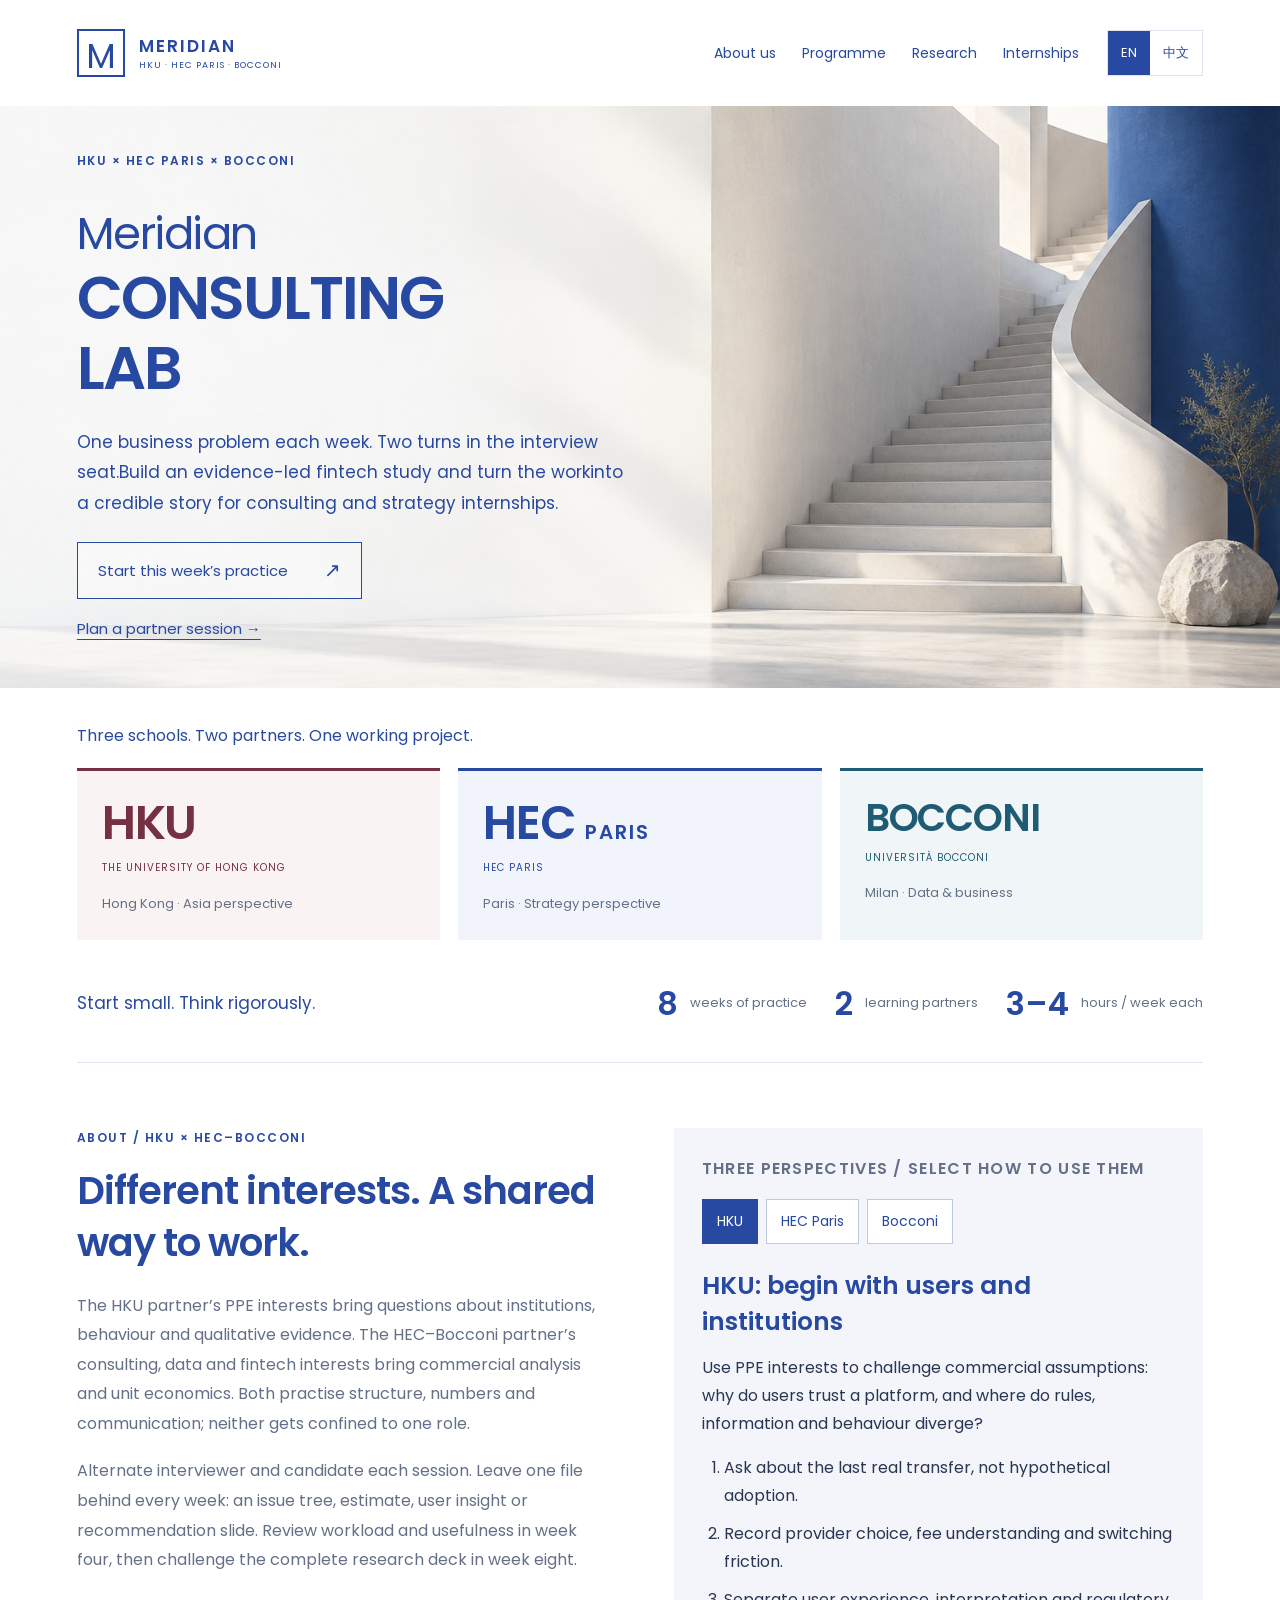
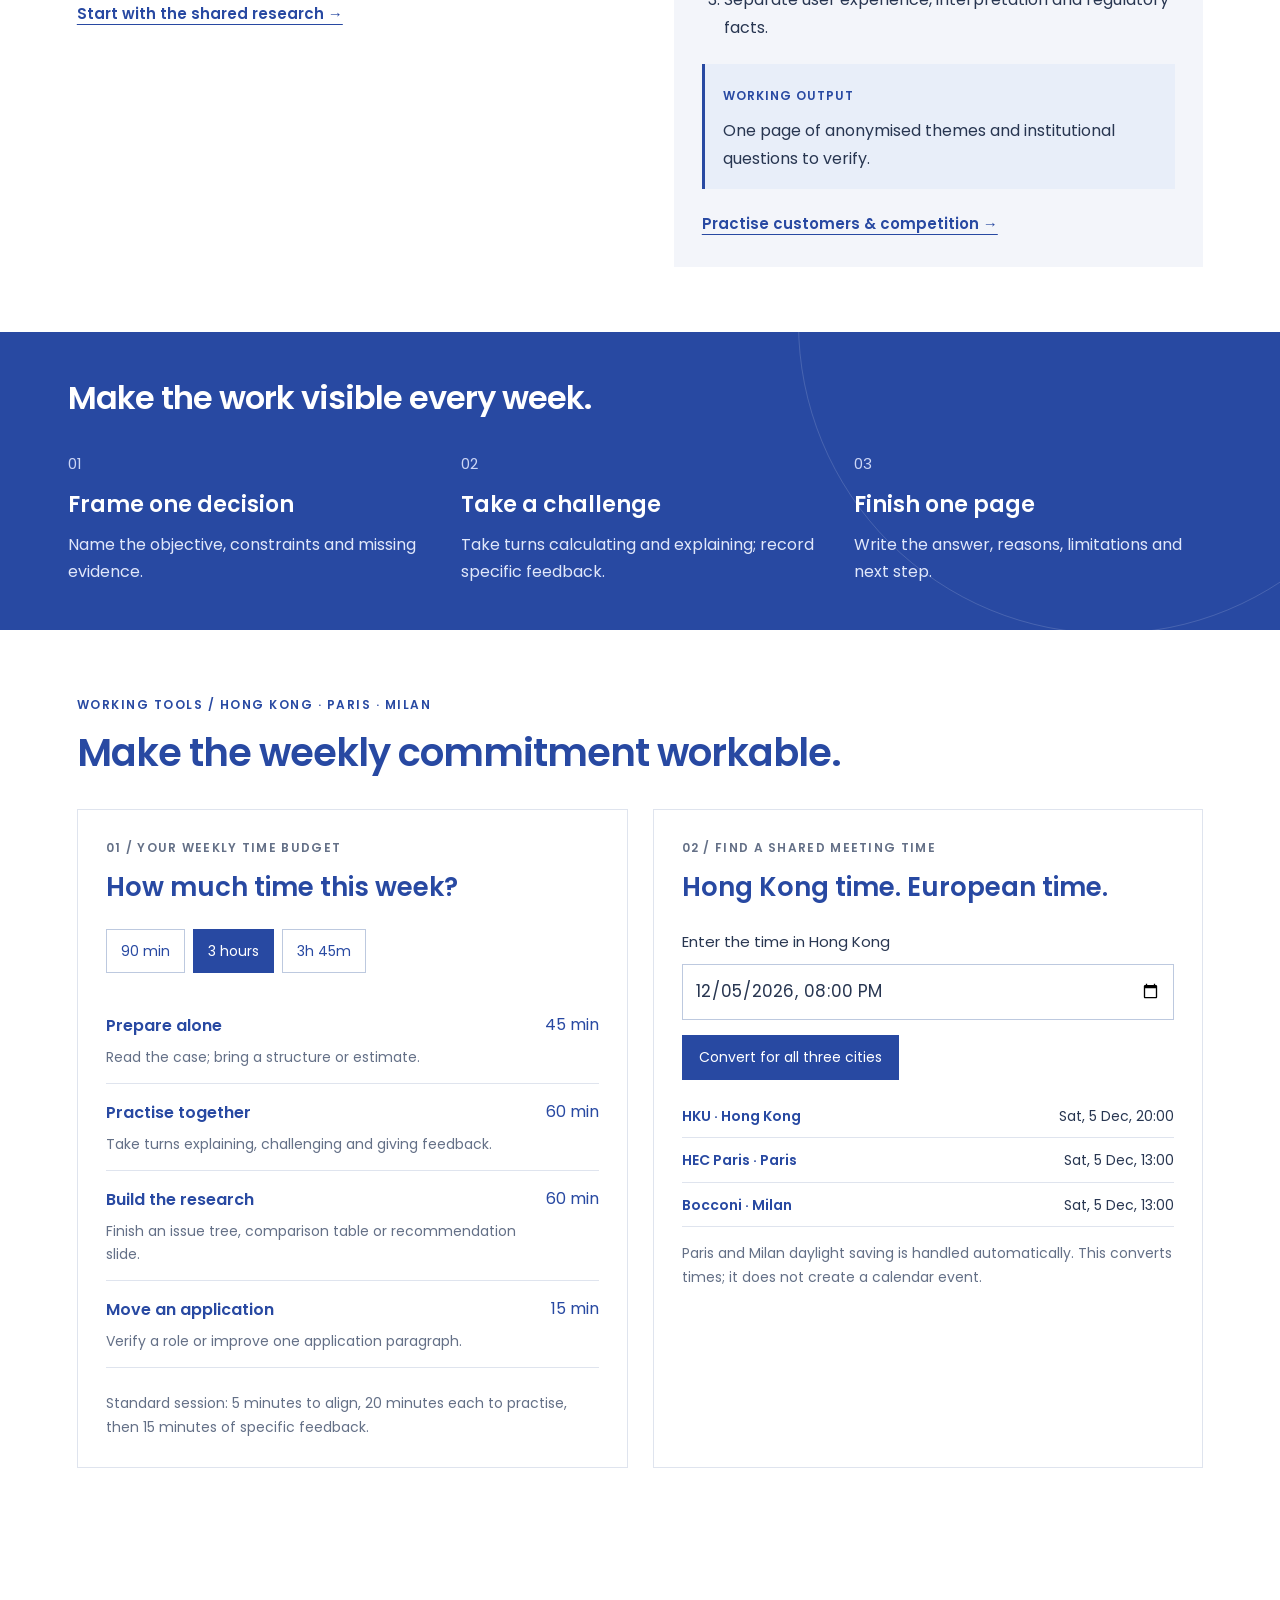
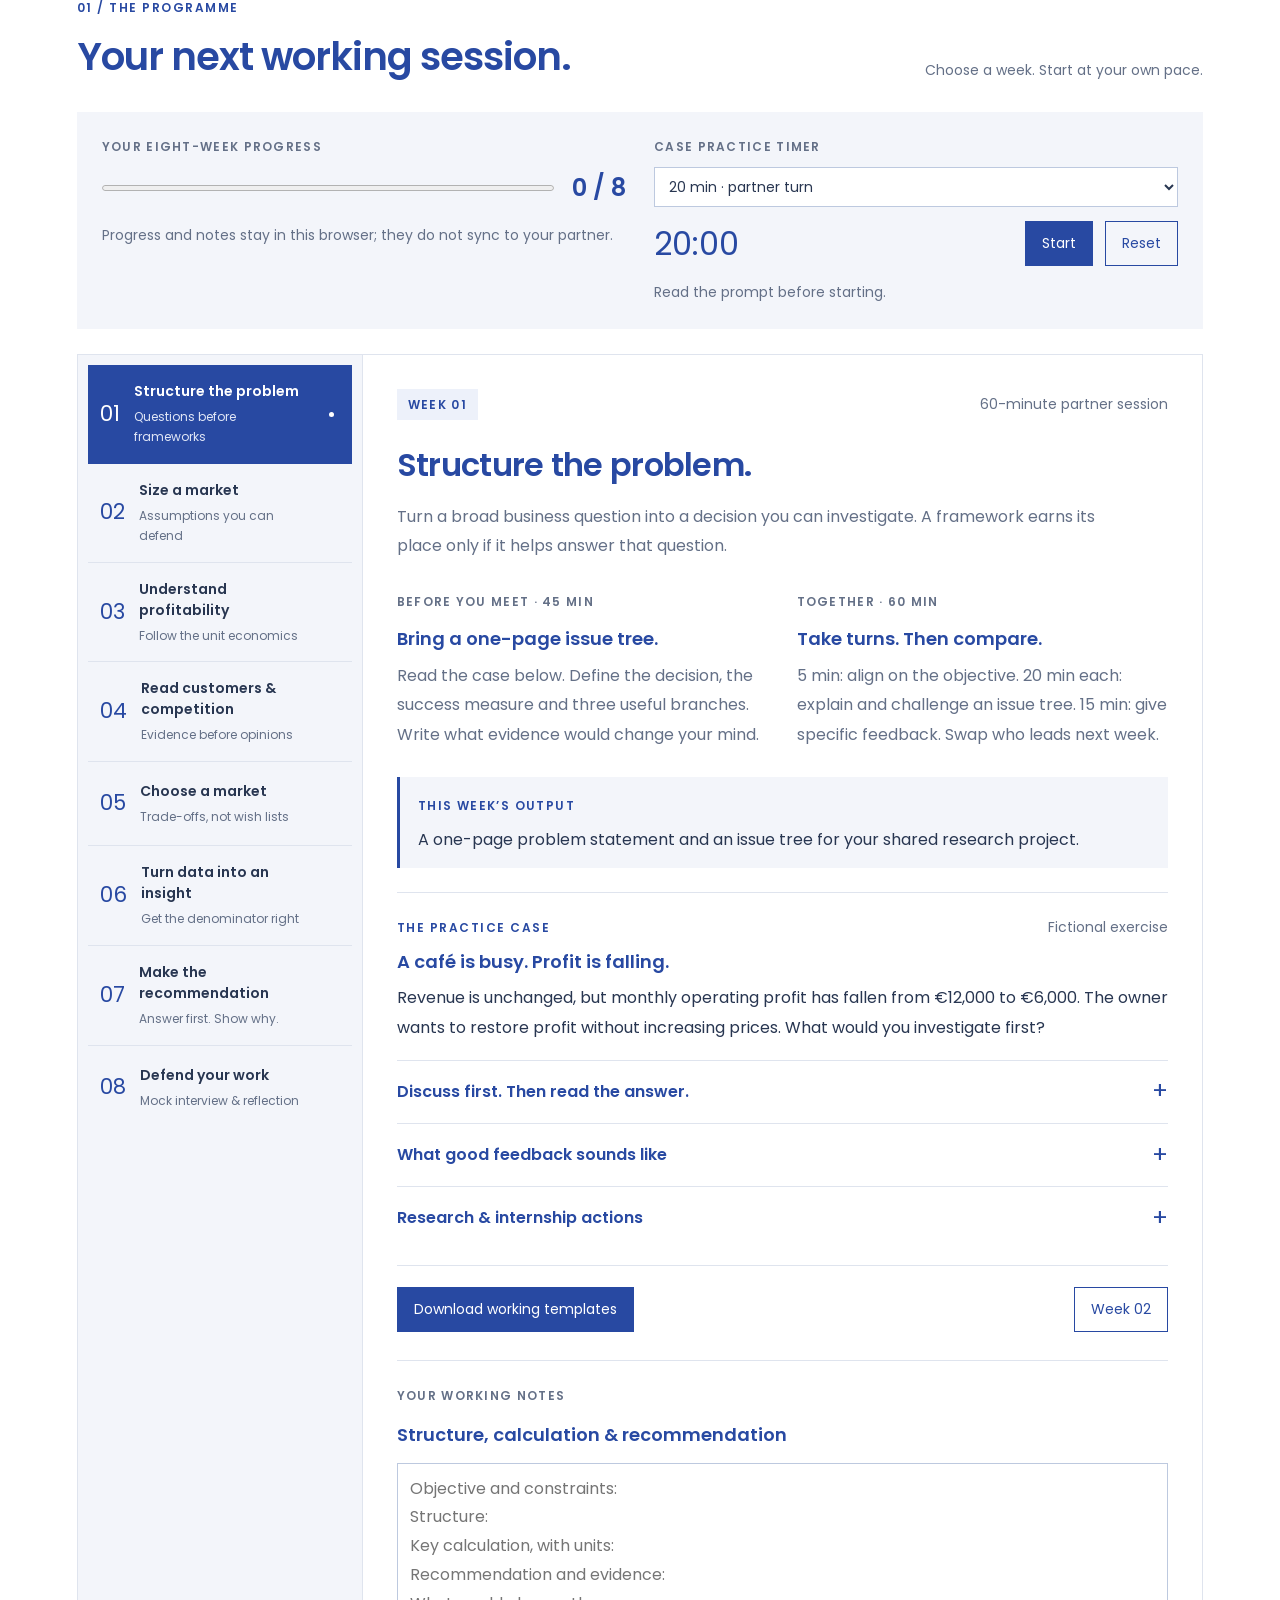
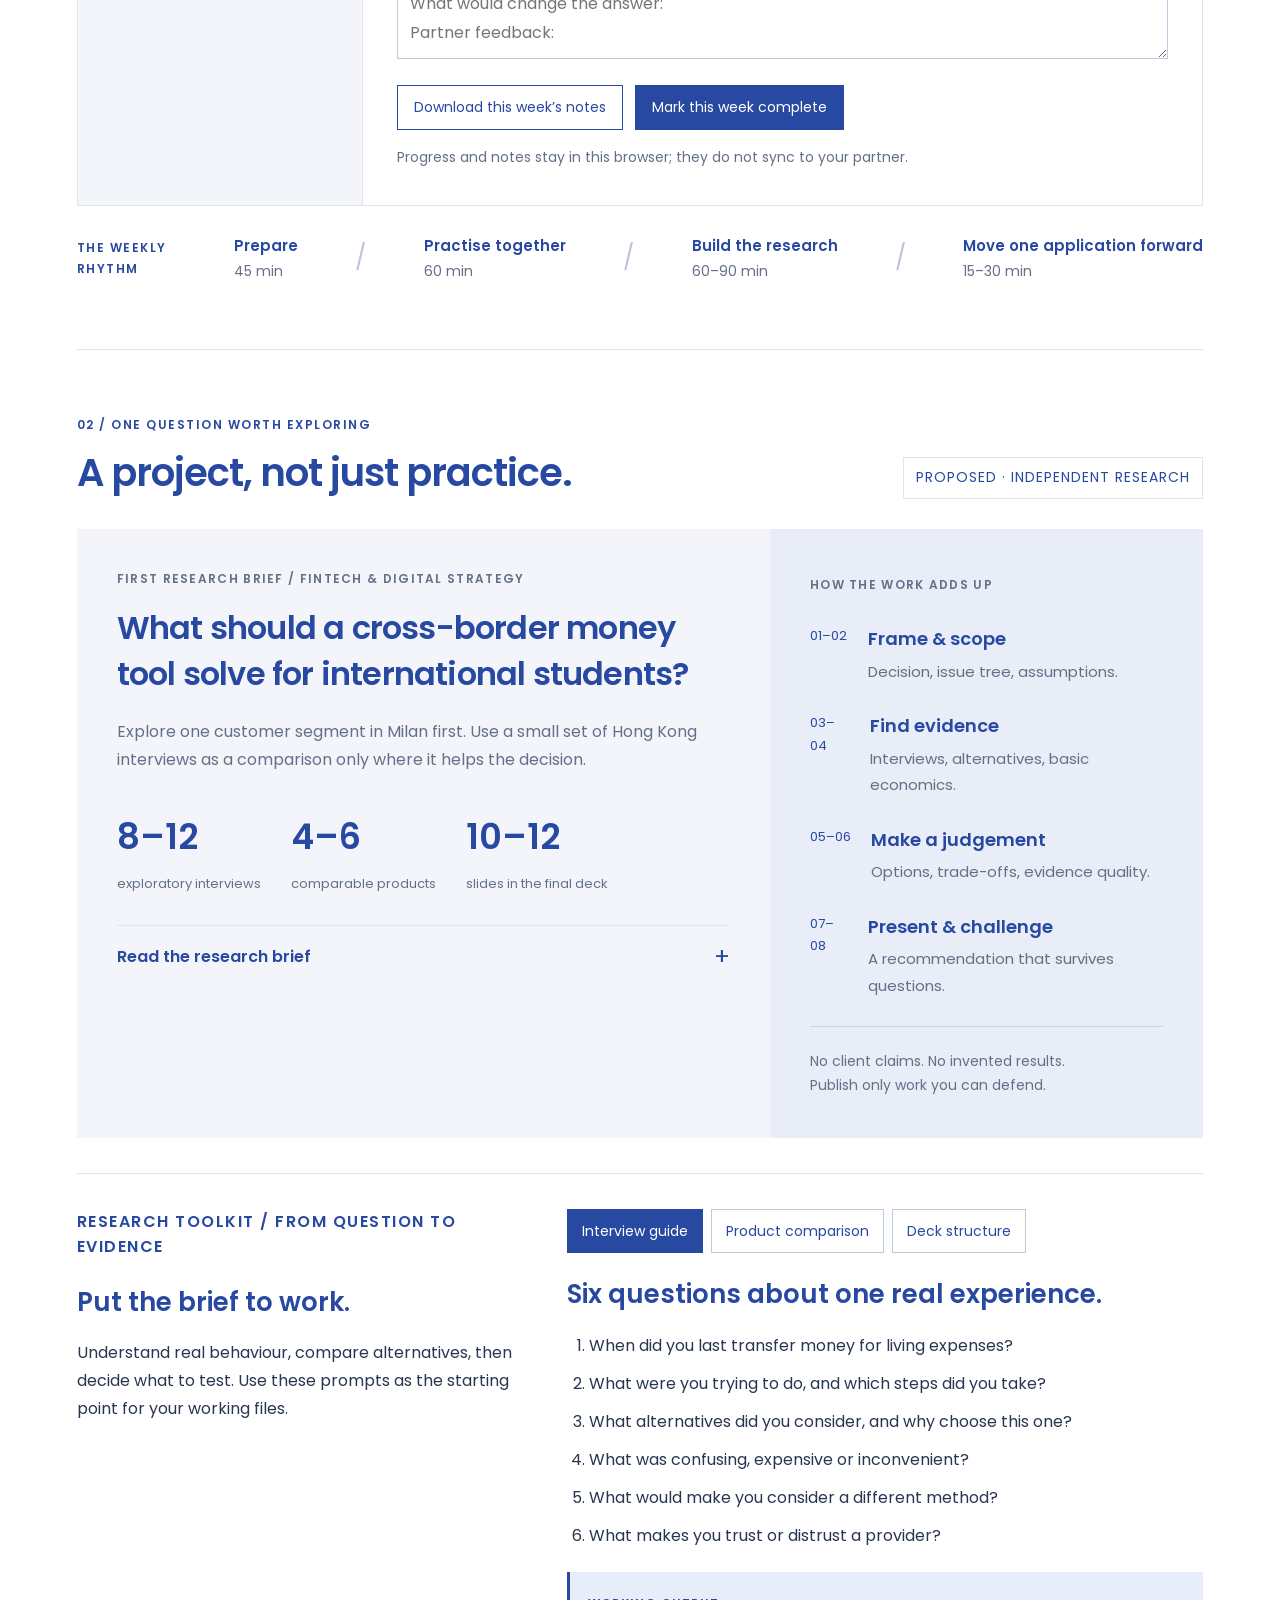
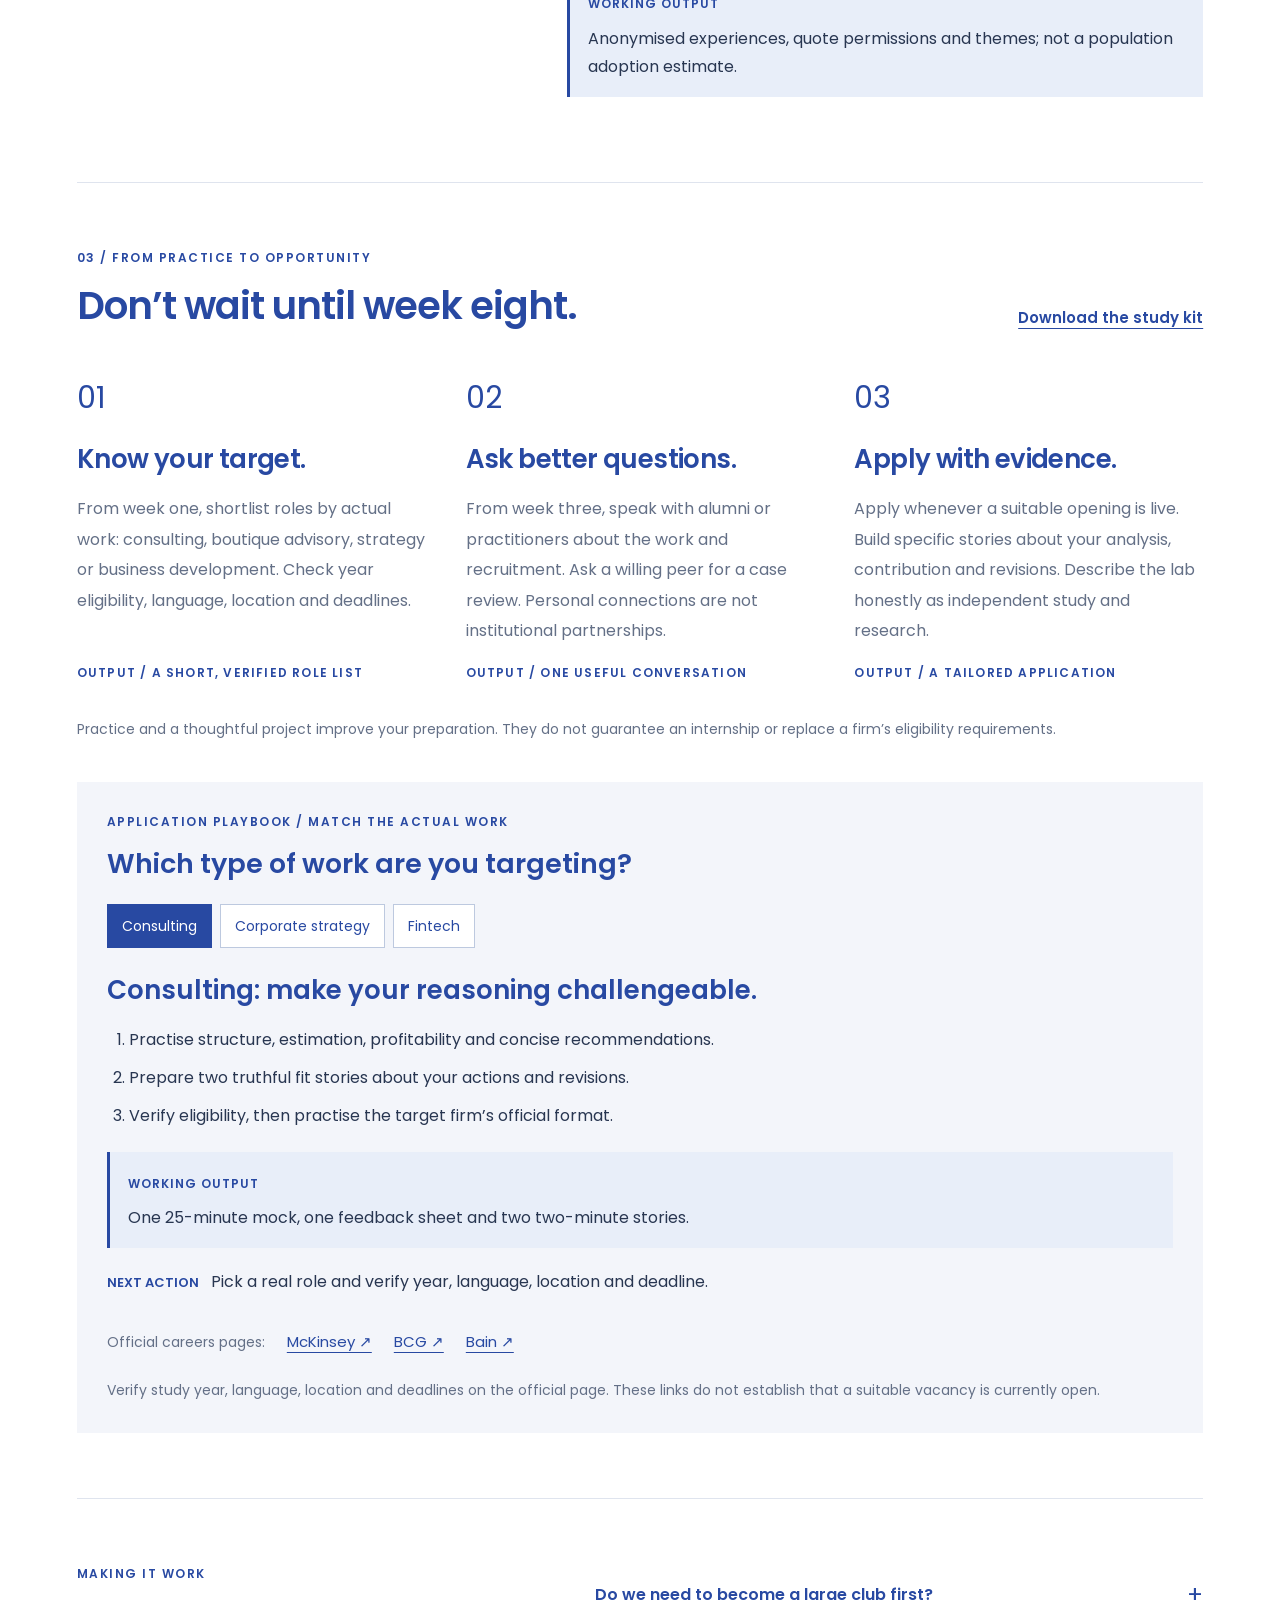
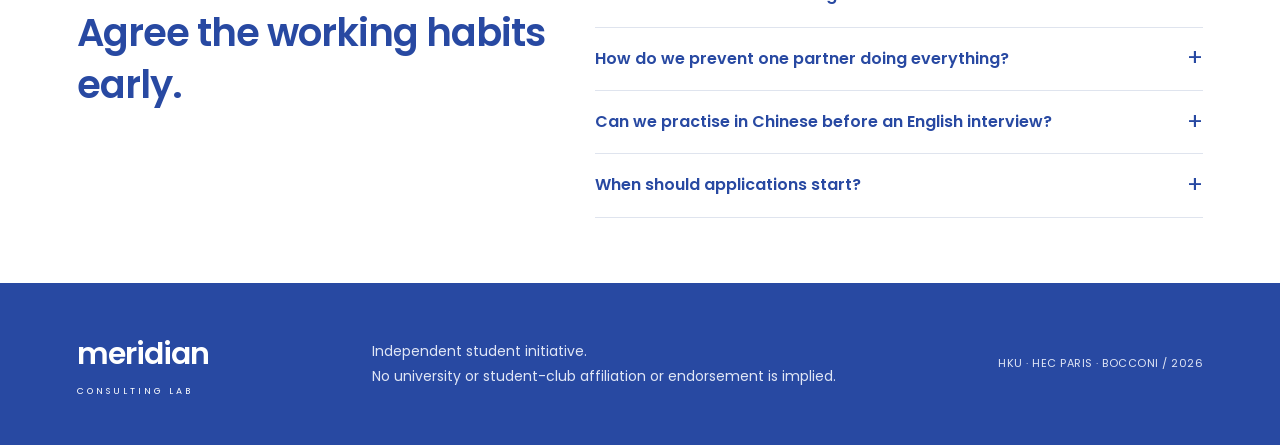
<file: index.html>
<!doctype html>
<html lang="en">
<head>
  <meta charset="utf-8"><meta name="viewport" content="width=device-width,initial-scale=1">
  <title>Meridian Consulting Lab — Practice with purpose</title>
  <meta name="description" content="A two-person consulting lab connecting HKU and the HEC–Bocconi programme. Eight weeks of structured practice, independent research and internship preparation.">
  <link rel="icon" type="image/svg+xml" href="data:image/svg+xml,%3Csvg xmlns='http://www.w3.org/2000/svg' viewBox='0 0 40 40'%3E%3Crect width='40' height='40' fill='%232849a2'/%3E%3Cpath d='M9 29V11l11 12 11-12v18' fill='none' stroke='white' stroke-width='3'/%3E%3C/svg%3E">
  <link rel="stylesheet" href="styles.css"><script src="app.js" defer></script><script src="lab.js" defer></script>
</head>
<body>
<a class="skip" href="#programme">Skip to the programme</a>
<header class="site-header">
  <a class="brand" href="#top" aria-label="Meridian Consulting Lab home"><span class="brand-mark" aria-hidden="true">M</span><span>MERIDIAN<span class="brand-sub">HKU · HEC PARIS · BOCCONI</span></span></a>
  <nav aria-label="Main navigation"><a href="#about">About us</a><a href="#programme">Programme</a><a href="#research">Research</a><a href="#internships">Internships</a></nav>
  <nav class="language-switch" aria-label="Switch language"><a href="index.html" lang="en" aria-current="page">EN</a><a href="zh.html" lang="zh-CN" data-language-link>中文</a></nav>
</header>
<main id="top">
  <section class="intro" aria-labelledby="intro-title">
    <img class="hero-image" src="assets/meridian-hero.png" alt="" fetchpriority="high">
    <div class="hero-copy"><p class="eyebrow">HKU × HEC PARIS × BOCCONI</p><h1 id="intro-title"><span>Meridian</span><br>CONSULTING<br>LAB</h1><p class="intro-copy">One business problem each week. Two turns in the interview seat.<br>Build an evidence-led fintech study and turn the work<br>into a credible story for consulting and strategy internships.</p><a class="hero-cta" href="#programme">Start this week’s practice <span aria-hidden="true">↗</span></a><a class="hero-secondary" href="#lab-tools">Plan a partner session →</a></div>
  </section>
<section class="school-band" aria-label="HKU, HEC Paris, Bocconi"><p>Three schools. Two partners. One working project.</p><div class="school-wordmarks"><div class="school hku"><strong>HKU</strong><span>THE UNIVERSITY OF HONG KONG</span><small>Hong Kong · Asia perspective</small></div><div class="school hec"><strong>HEC <i>PARIS</i></strong><span>HEC PARIS</span><small>Paris · Strategy perspective</small></div><div class="school bocconi"><strong>BOCCONI</strong><span>UNIVERSITÀ BOCCONI</span><small>Milan · Data & business</small></div></div></section>
  <div class="programme-note"><p>Start small. Think rigorously.</p><div class="note-meta"><span><strong>8</strong> weeks of practice</span><span><strong>2</strong> learning partners</span><span><strong>3–4</strong> hours / week each</span></div></div>
  <section class="section about" id="about" aria-labelledby="about-heading"><div class="about-copy"><p class="eyebrow">ABOUT / HKU × HEC–BOCCONI</p><h2 id="about-heading">Different interests. A shared way to work.</h2><p>The HKU partner’s PPE interests bring questions about institutions, behaviour and qualitative evidence. The HEC–Bocconi partner’s consulting, data and fintech interests bring commercial analysis and unit economics. Both practise structure, numbers and communication; neither gets confined to one role.</p><p>Alternate interviewer and candidate each session. Leave one file behind every week: an issue tree, estimate, user insight or recommendation slide. Review workload and usefulness in week four, then challenge the complete research deck in week eight.</p><a class="text-link" href="#research">Start with the shared research →</a></div><div class="campus-panel"><p class="tiny-label">THREE PERSPECTIVES / SELECT HOW TO USE THEM</p><div class="choice-row" id="campus-choices" role="group" aria-label="Choose a research perspective"><button type="button" data-choice="hku" aria-pressed="true">HKU</button><button type="button" data-choice="hec" aria-pressed="false">HEC Paris</button><button type="button" data-choice="bocconi" aria-pressed="false">Bocconi</button></div><article id="campus-output" aria-live="polite"><h3>HKU: begin with users and institutions</h3><p>Ask how a user chose their last cross-border transfer. Separate intentions from behaviour, then examine trust and rules that shape the choice.</p></article></div></section>
  <section class="statement method" aria-label="Weekly working method"><h2>Make the work visible every week.</h2><div class="method-grid"><div><span>01</span><h3>Frame one decision</h3><p>Name the objective, constraints and missing evidence.</p></div><div><span>02</span><h3>Take a challenge</h3><p>Take turns calculating and explaining; record specific feedback.</p></div><div><span>03</span><h3>Finish one page</h3><p>Write the answer, reasons, limitations and next step.</p></div></div></section>
<section class="section lab-tools" id="lab-tools" aria-labelledby="tools-heading"><div class="section-heading"><div><p class="eyebrow">WORKING TOOLS / HONG KONG · PARIS · MILAN</p><h2 id="tools-heading">Make the weekly commitment workable.</h2></div></div><div class="tools-grid"><article class="tool-card"><p class="tiny-label">01 / YOUR WEEKLY TIME BUDGET</p><h3>How much time this week?</h3><div class="choice-row" id="plan-choices" role="group" aria-label="Choose a weekly study budget"><button type="button" data-choice="90" aria-pressed="false">90 min</button><button type="button" data-choice="180" aria-pressed="true">3 hours</button><button type="button" data-choice="225" aria-pressed="false">3h 45m</button></div><div id="plan-output" aria-live="polite"></div></article><article class="tool-card meeting-card"><p class="tiny-label">02 / FIND A SHARED MEETING TIME</p><h3>Hong Kong time. European time.</h3><label for="meeting-time">Enter the time in Hong Kong</label><input type="datetime-local" id="meeting-time"><button class="button" type="button" id="convert-meeting">Convert for all three cities</button><div id="meeting-output" aria-live="polite"></div><p class="tool-note">Paris and Milan daylight saving is handled automatically. This converts times; it does not create a calendar event.</p></article></div></section>
  <section class="programme section" id="programme" aria-labelledby="programme-heading">
    <div class="section-heading"><div><p class="eyebrow">01 / THE PROGRAMME</p><h2 id="programme-heading">Your next working session.</h2></div><span class="quiet">Choose a week. Start at your own pace.</span></div>
<div class="workspace-bar"><div class="progress-panel"><p class="tiny-label">YOUR EIGHT-WEEK PROGRESS</p><div class="progress-line"><progress id="lab-progress" value="0" max="8" aria-label="Completed weeks"></progress><span id="progress-count" aria-live="polite">0 / 8</span></div><p id="storage-note" class="tool-note">Progress and notes stay in this browser; they do not sync to your partner.</p></div><div class="timer-panel"><label class="tiny-label" for="timer-duration">CASE PRACTICE TIMER</label><select id="timer-duration"><option value="5">5 min · quick drill</option><option value="20" selected>20 min · partner turn</option><option value="25">25 min · mock interview</option></select><div class="timer-controls"><output id="timer-clock" role="timer" aria-live="off">20:00</output><button type="button" class="button" id="timer-toggle">Start</button><button type="button" class="button secondary" id="timer-reset">Reset</button></div><p id="timer-status" class="tool-note" aria-live="polite">Read the prompt before starting.</p></div></div>
    <div class="workbench">
      <nav class="week-list" aria-label="Programme weeks" id="week-list">
        <a class="week-link active" href="#week-1" aria-current="step"><span class="week-number">01</span><span>Structure the problem<small>Questions before frameworks</small></span><span class="week-dot" aria-hidden="true"></span></a>
      </nav>
      <article class="session" id="session" aria-labelledby="session-title">
        <div class="session-top"><span class="pill">WEEK 01</span><span class="quiet">60-minute partner session</span></div>
        <h3 id="session-title">Structure the problem.</h3><p class="session-description">Turn a broad business question into a decision you can investigate. A framework earns its place only if it helps answer that question.</p>
        <div class="session-blocks"><div><span class="tiny-label">BEFORE YOU MEET · 45 MIN</span><h4>Bring a one-page issue tree.</h4><p>Define the decision, the success measure and three useful branches. Write what evidence would change your mind.</p></div><div><span class="tiny-label">TOGETHER · 60 MIN</span><h4>Take turns. Then compare.</h4><p>Spend 5 minutes setting the objective, 20 minutes per person practising, then 15 minutes giving evidence-based feedback.</p></div></div>
        <div class="deliverable"><span class="deliverable-label">THIS WEEK’S OUTPUT</span><p>A one-page problem statement and an issue tree for your shared research project.</p></div>
      </article>
    </div>
    <div class="rhythm"><span class="rhythm-label">THE WEEKLY RHYTHM</span><p><strong>Prepare</strong><span>45 min</span></p><span class="rhythm-divider">/</span><p><strong>Practise together</strong><span>60 min</span></p><span class="rhythm-divider">/</span><p><strong>Build the research</strong><span>60–90 min</span></p><span class="rhythm-divider">/</span><p><strong>Move one application forward</strong><span>15–30 min</span></p></div>
  </section>
  <section class="section research" id="research" aria-labelledby="research-heading">
    <div class="section-heading"><div><p class="eyebrow">02 / ONE QUESTION WORTH EXPLORING</p><h2 id="research-heading">A project, not just practice.</h2></div><span class="status">PROPOSED · INDEPENDENT RESEARCH</span></div>
    <div class="research-grid"><div class="research-main"><p class="tiny-label">FIRST RESEARCH BRIEF / FINTECH & DIGITAL STRATEGY</p><h3>What should a cross-border money tool solve for international students?</h3><p>Explore one customer segment in Milan first. Use a small set of Hong Kong interviews as a comparison only where it helps the decision.</p><div class="project-facts"><div><strong>8–12</strong><span>exploratory interviews</span></div><div><strong>4–6</strong><span>comparable products</span></div><div><strong>10–12</strong><span>slides in the final deck</span></div></div><details><summary>Read the research brief</summary><div class="detail-body"><p><strong>The decision:</strong> which user problem deserves a small product experiment? Compare transfer cost, clarity, convenience and trust without assuming the answer.</p><p><strong>Scope:</strong> aim for 6–8 adult student interviews in Milan and 2–4 in Hong Kong. This is an exploratory convenience sample, not a representative survey. If access is limited, narrow to one city.</p><p><strong>Method:</strong> ask about a recent real experience, compare public product information under the same transaction scenario, and separate observations from interpretations.</p><p><strong>Output:</strong> an evidence table, anonymised themes, a concise deck, an alternative recommendation and a low-cost next experiment. Make every important number traceable.</p><p><strong>Boundary:</strong> no bank credentials or account statements. Ask permission to take notes, minimise personal data and agree how long to keep them. This is student research, not financial advice or a client engagement.</p></div></details></div><aside class="project-aside"><span class="tiny-label">HOW THE WORK ADDS UP</span><ol class="project-steps"><li><span>01–02</span><div><strong>Frame & scope</strong><p>Decision, issue tree, assumptions.</p></div></li><li><span>03–04</span><div><strong>Find evidence</strong><p>Interviews, alternatives, basic economics.</p></div></li><li><span>05–06</span><div><strong>Make a judgement</strong><p>Options, trade-offs, evidence quality.</p></div></li><li><span>07–08</span><div><strong>Present & challenge</strong><p>A recommendation that survives questions.</p></div></li></ol><p class="aside-note">No client claims. No invented results.<br>Publish only work you can defend.</p></aside></div>
  <div class="research-toolkit"><div><p class="eyebrow">RESEARCH TOOLKIT / FROM QUESTION TO EVIDENCE</p><h3>Put the brief to work.</h3><p>Understand real behaviour, compare alternatives, then decide what to test. Use these prompts as the starting point for your working files.</p></div><div><div class="choice-row" id="research-choices" role="group" aria-label="Choose a research tool"><button type="button" data-choice="interview" aria-pressed="true">Interview guide</button><button type="button" data-choice="compare" aria-pressed="false">Product comparison</button><button type="button" data-choice="deck" aria-pressed="false">Deck structure</button></div><article id="research-output" aria-live="polite"></article></div></div></section>
  <section class="section internships" id="internships" aria-labelledby="internships-heading"><div class="section-heading"><div><p class="eyebrow">03 / FROM PRACTICE TO OPPORTUNITY</p><h2 id="internships-heading">Don’t wait until week eight.</h2></div><a class="text-link" href="study-kit.md" download>Download the study kit</a></div><div class="career-grid"><article><span class="career-num">01</span><h3>Know your target.</h3><p>From week one, shortlist roles by actual work: consulting, boutique advisory, strategy or business development. Check year eligibility, language, location and deadlines.</p><span class="career-output">OUTPUT / A SHORT, VERIFIED ROLE LIST</span></article><article><span class="career-num">02</span><h3>Ask better questions.</h3><p>From week three, speak with alumni or practitioners about the work and recruitment. Ask a willing peer for a case review. Personal connections are not institutional partnerships.</p><span class="career-output">OUTPUT / ONE USEFUL CONVERSATION</span></article><article><span class="career-num">03</span><h3>Apply with evidence.</h3><p>Apply whenever a suitable opening is live. Build specific stories about your analysis, contribution and revisions. Describe the lab honestly as independent study and research.</p><span class="career-output">OUTPUT / A TAILORED APPLICATION</span></article></div><p class="career-footnote">Practice and a thoughtful project improve your preparation. They do not guarantee an internship or replace a firm’s eligibility requirements.</p><div class="career-playbook"><div class="section-heading"><div><p class="eyebrow">APPLICATION PLAYBOOK / MATCH THE ACTUAL WORK</p><h3>Which type of work are you targeting?</h3></div></div><div class="choice-row" id="career-choices" role="group" aria-label="Choose a career direction"><button type="button" data-choice="consulting" aria-pressed="true">Consulting</button><button type="button" data-choice="strategy" aria-pressed="false">Corporate strategy</button><button type="button" data-choice="fintech" aria-pressed="false">Fintech</button></div><article id="career-output" aria-live="polite"></article><div class="official-links"><span>Official careers pages:</span><a href="https://www.mckinsey.com/careers">McKinsey ↗</a><a href="https://careers.bcg.com/">BCG ↗</a><a href="https://www.bain.com/careers/">Bain ↗</a></div><p class="tool-note">Verify study year, language, location and deadlines on the official page. These links do not establish that a suitable vacancy is currently open.</p></div></section>
<section class="section faq" aria-labelledby="faq-heading"><div><p class="eyebrow">MAKING IT WORK</p><h2 id="faq-heading">Agree the working habits early.</h2></div><div><details><summary>Do we need to become a large club first?</summary><div class="detail-body"><p>Finish four consistent weeks and save the outputs before deciding to recruit. For internship applications, explaining your analysis and revisions is more useful than an empty title.</p></div></details><details><summary>How do we prevent one partner doing everything?</summary><div class="detail-body"><p>Rotate interviewer, candidate and lead-writer roles each week. One partner starts the analysis; the other checks key calculations and sources. Credit actual contributions in the final deck.</p></div></details><details><summary>Can we practise in Chinese before an English interview?</summary><div class="detail-body"><p>Use the familiar language to get the logic right, then present a two-minute conclusion in English. In the second half of the programme, run mocks in the language required by the role; practise reasoning, not only translation.</p></div></details><details><summary>When should applications start?</summary><div class="detail-body"><p>As soon as a suitable role opens. Verify eligibility and deadlines in week one, then add verified project outcomes when they exist. There is no reason to wait for week eight.</p></div></details></div></section>
</main>
<footer><a class="footer-brand" href="#top">meridian<span>consulting lab</span></a><p>Independent student initiative.<br>No university or student-club affiliation or endorsement is implied.</p><span>HKU · HEC PARIS · BOCCONI / 2026</span></footer>
<noscript><div class="noscript">Week one is shown above. Enable JavaScript to browse all eight weeks, or <a href="study-kit.md">read the complete study kit</a>.</div></noscript>
</body></html>
</file>
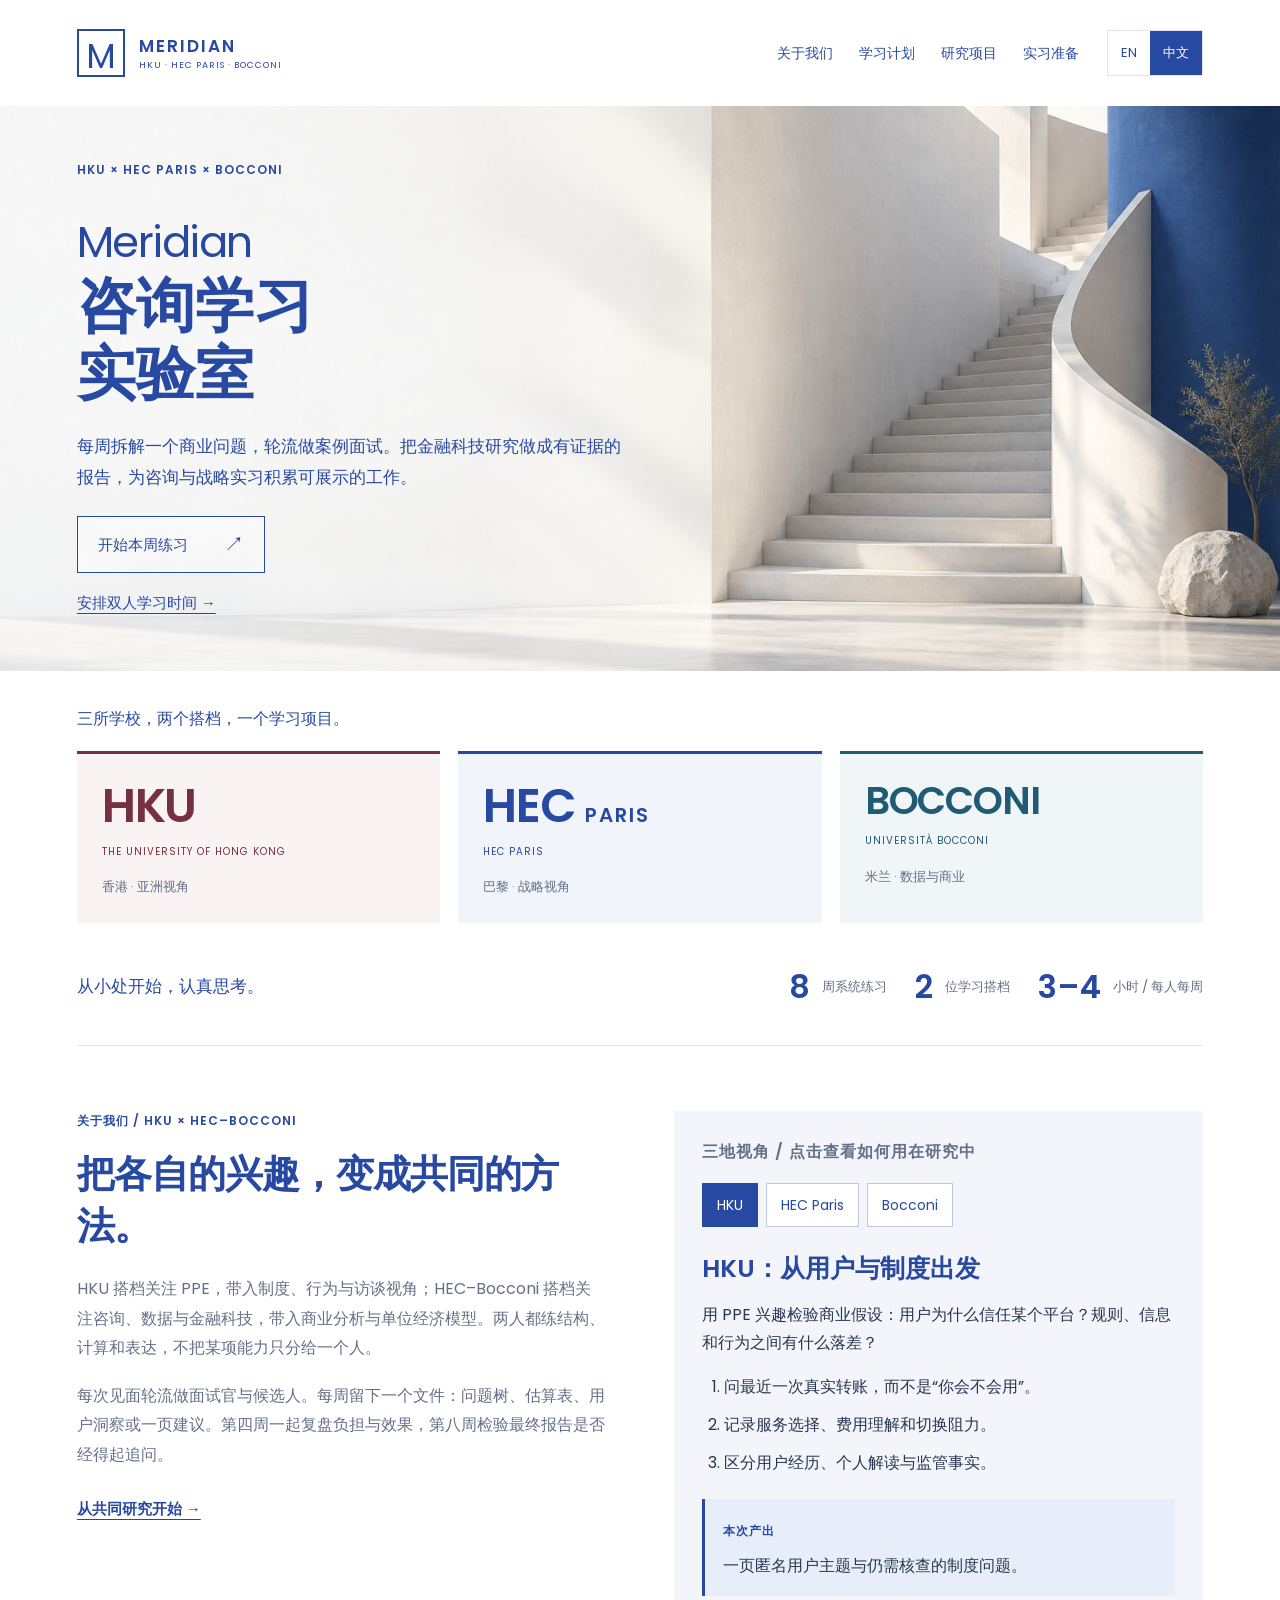
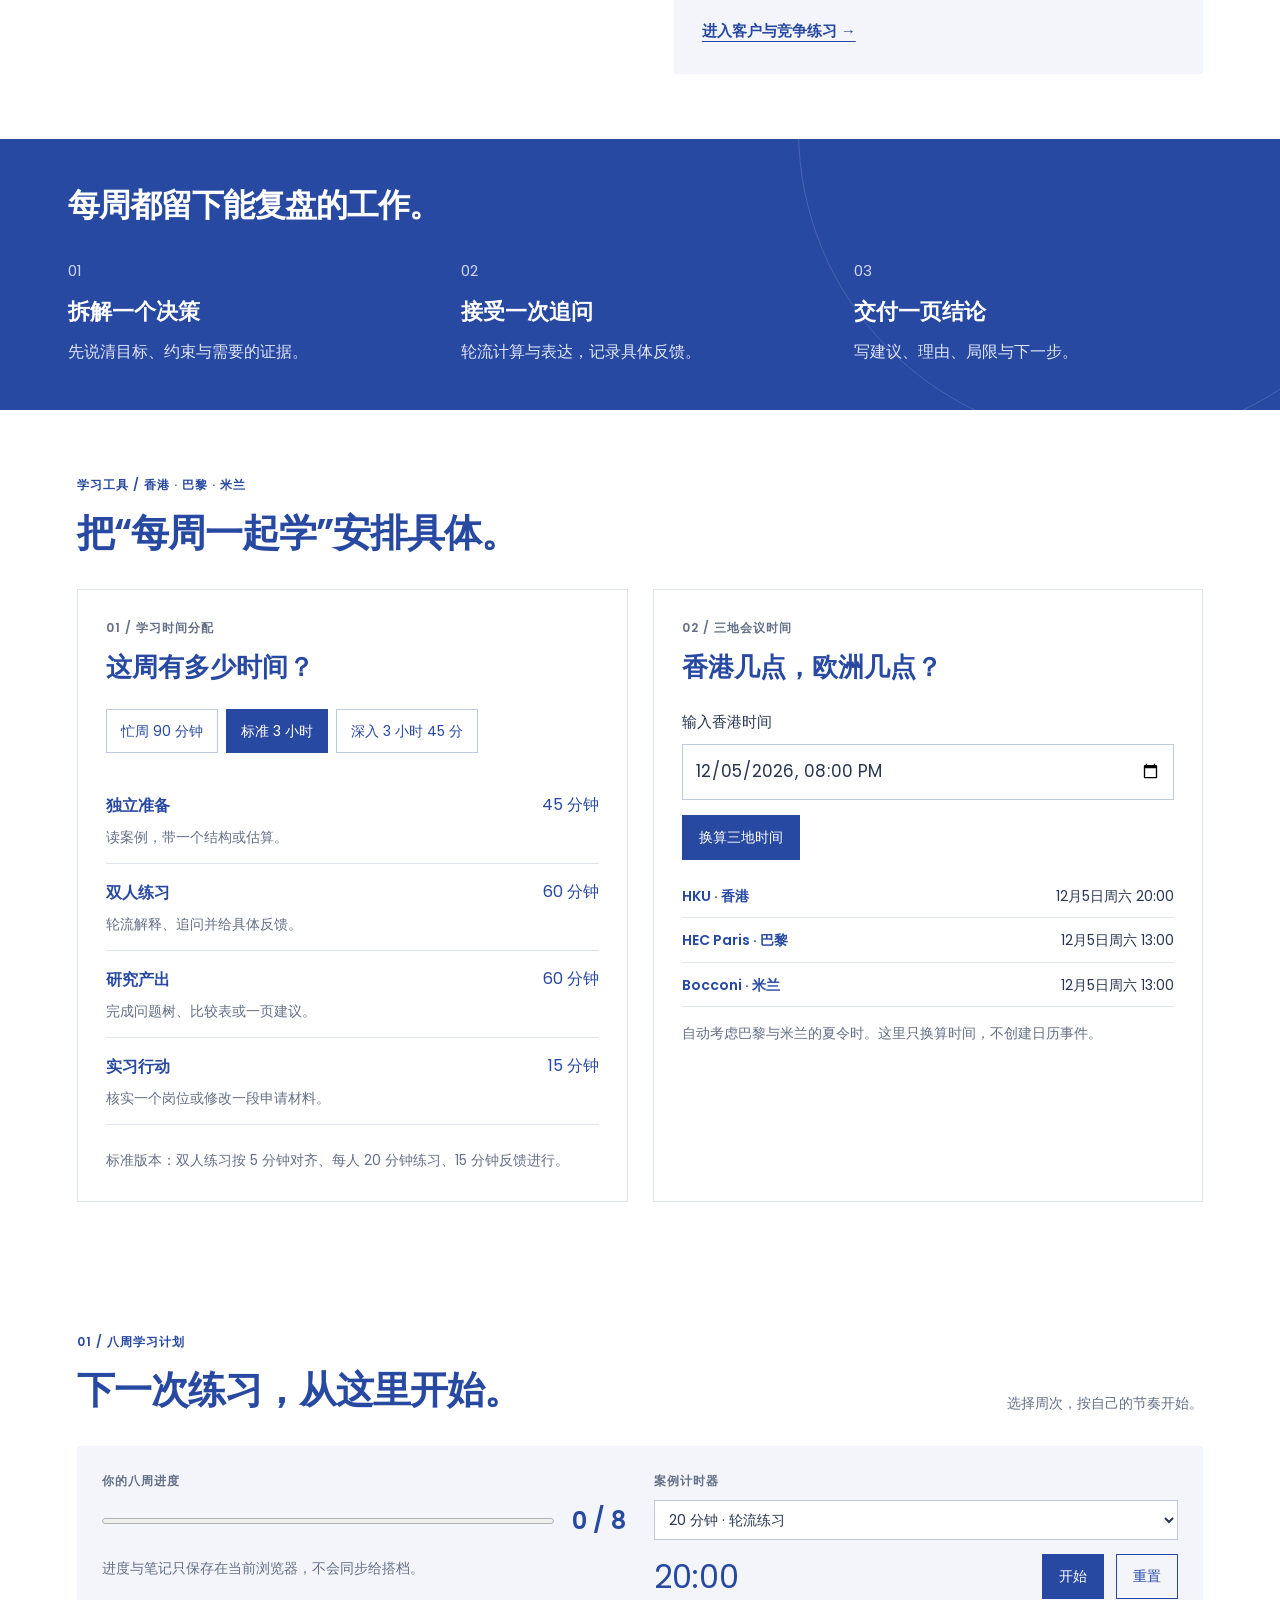
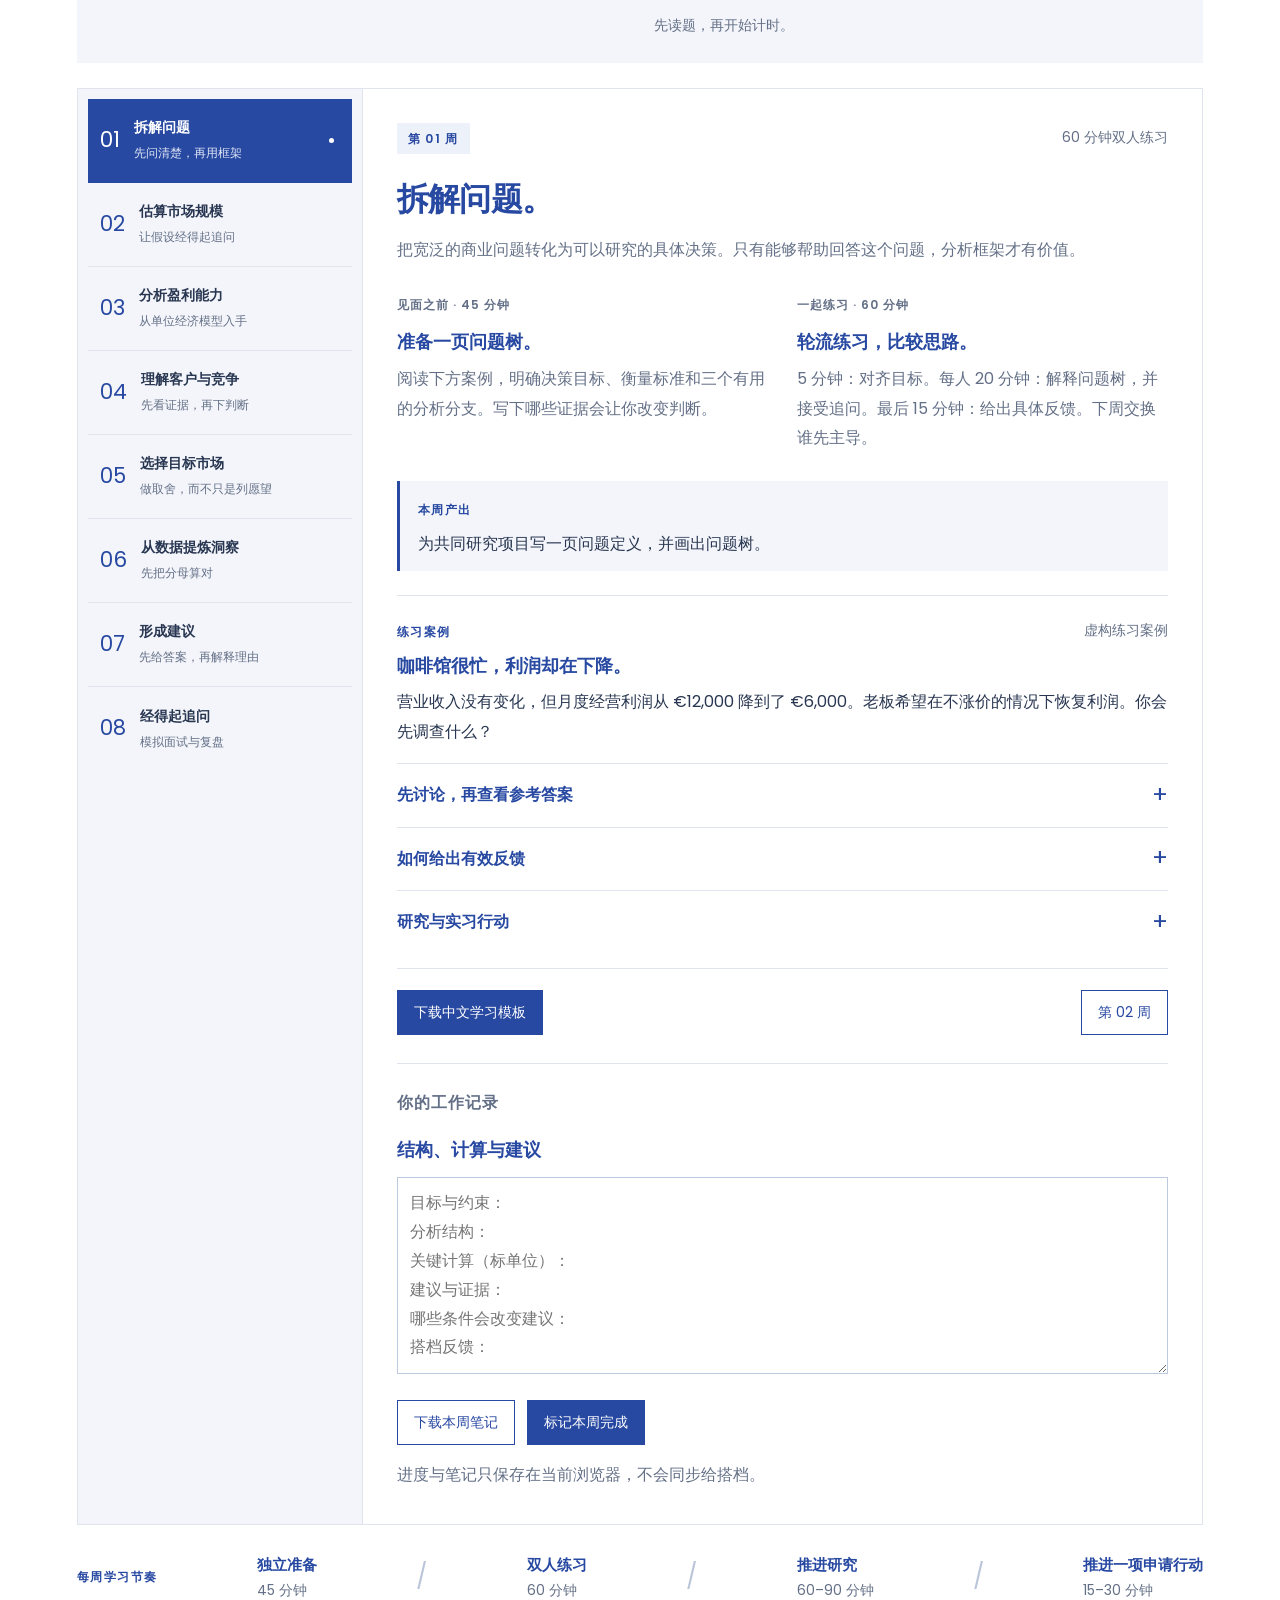
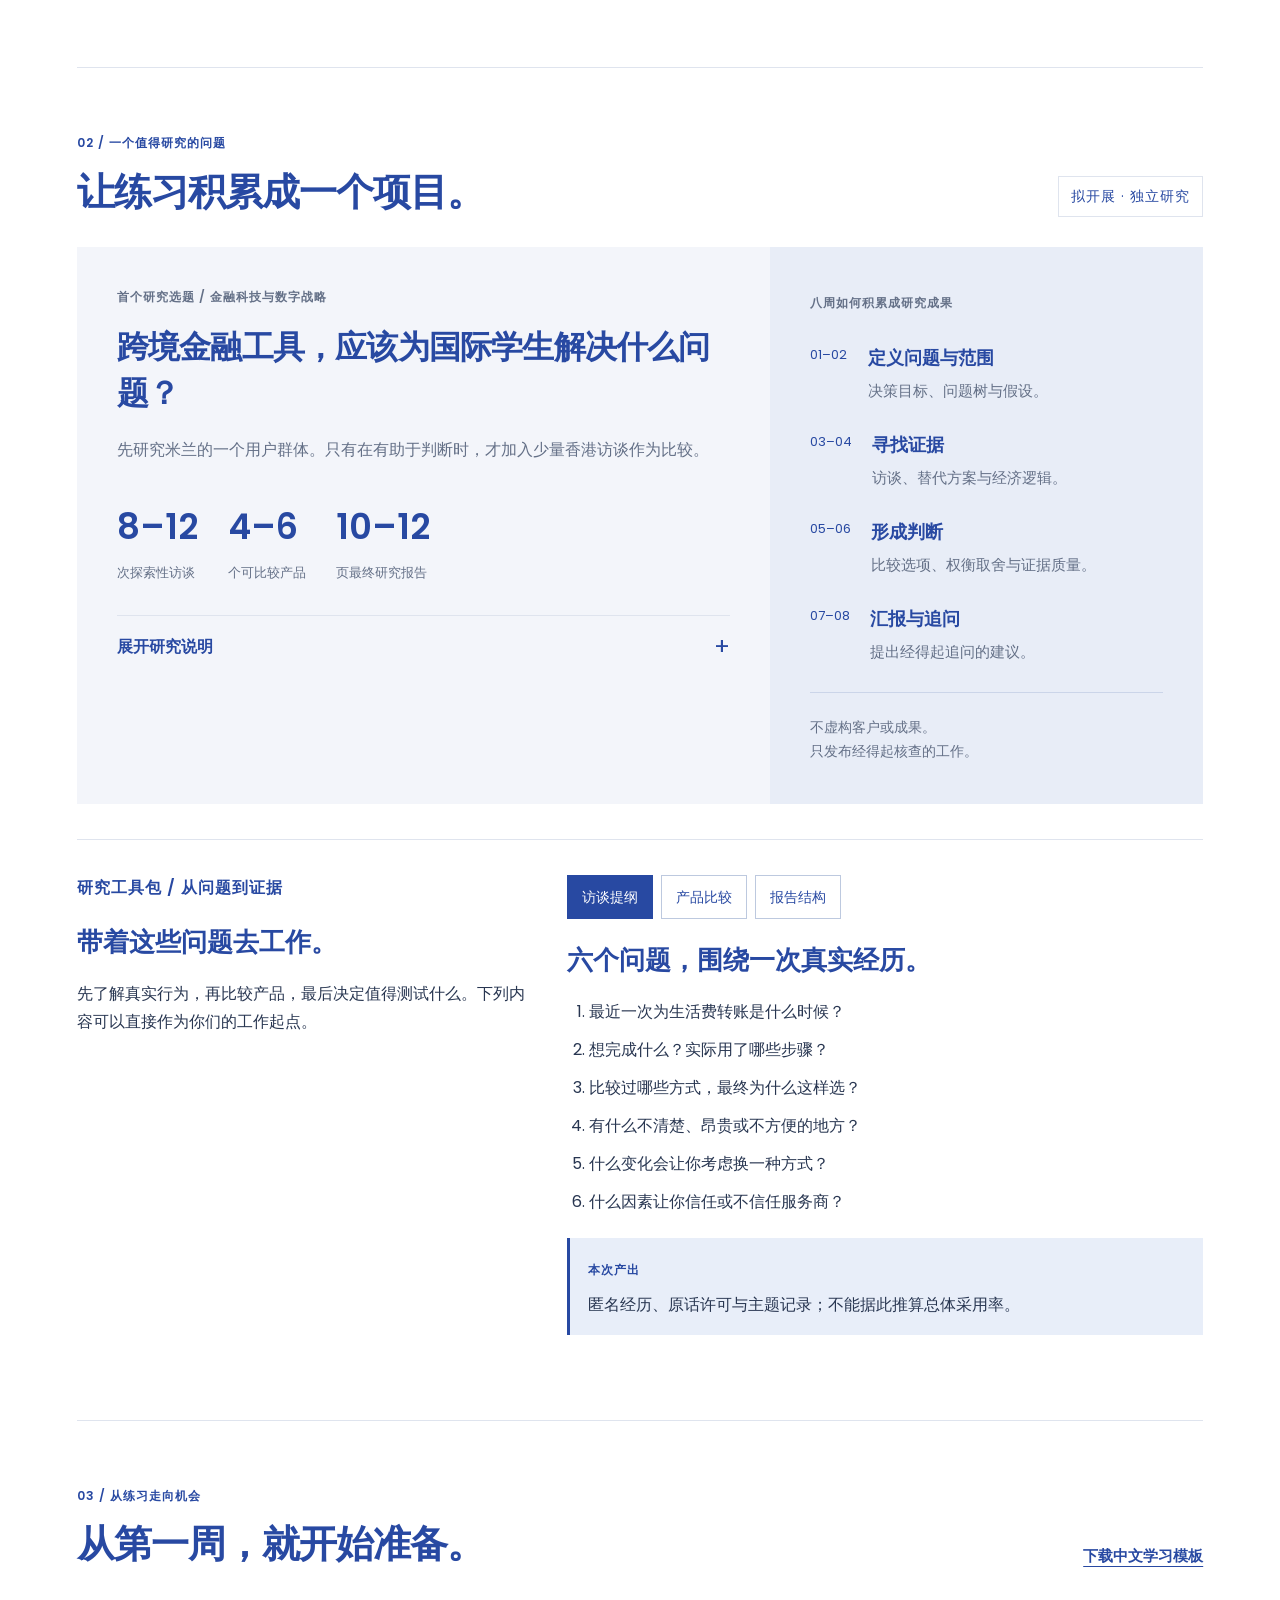
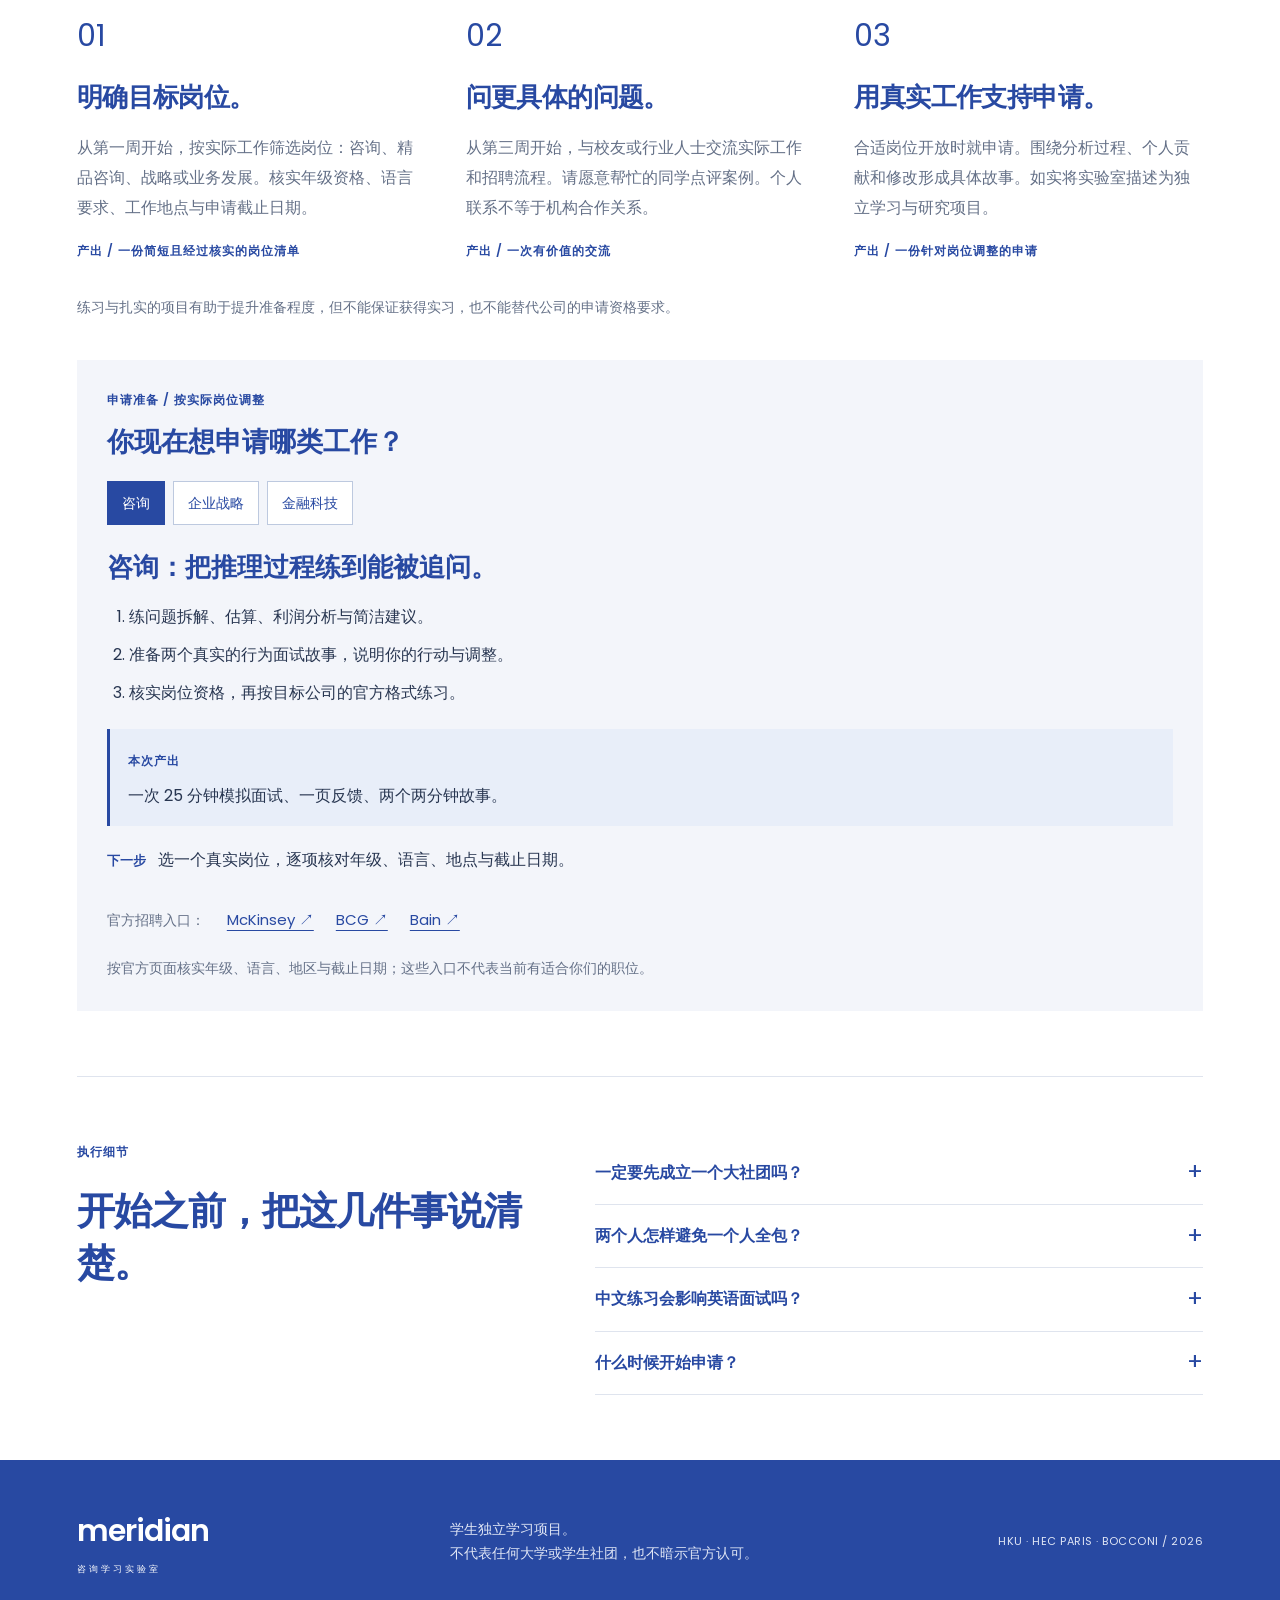
<file: zh.html>
<!doctype html>
<html lang="zh-CN">
<head>
  <meta charset="utf-8"><meta name="viewport" content="width=device-width,initial-scale=1">
  <title>Meridian Consulting Lab — 每周练习，形成判断</title>
  <meta name="description" content="连接香港大学与 HEC–Bocconi的双人咨询学习实验室：八周系统练习、独立研究与实习准备。">
  <link rel="icon" type="image/svg+xml" href="data:image/svg+xml,%3Csvg xmlns='http://www.w3.org/2000/svg' viewBox='0 0 40 40'%3E%3Crect width='40' height='40' fill='%232849a2'/%3E%3Cpath d='M9 29V11l11 12 11-12v18' fill='none' stroke='white' stroke-width='3'/%3E%3C/svg%3E">
  <link rel="stylesheet" href="styles.css"><script src="weeks-zh.js" defer></script><script src="app.js" defer></script><script src="lab.js" defer></script>
</head>
<body>
<a class="skip" href="#programme">跳转到学习计划</a>
<header class="site-header">
  <a class="brand" href="#top" aria-label="Meridian 咨询学习实验室首页"><span class="brand-mark" aria-hidden="true">M</span><span>MERIDIAN<span class="brand-sub">HKU · HEC PARIS · BOCCONI</span></span></a>
  <nav aria-label="主导航"><a href="#about">关于我们</a><a href="#programme">学习计划</a><a href="#research">研究项目</a><a href="#internships">实习准备</a></nav>
  <nav class="language-switch" aria-label="切换语言"><a href="index.html" lang="en" data-language-link>EN</a><a href="zh.html" lang="zh-CN" aria-current="page">中文</a></nav>
</header>
<main id="top">
  <section class="intro" aria-labelledby="intro-title">
    <img class="hero-image" src="assets/meridian-hero.png" alt="" fetchpriority="high">
    <div class="hero-copy"><p class="eyebrow">HKU × HEC PARIS × BOCCONI</p><h1 id="intro-title"><span>Meridian</span><br>咨询学习<br>实验室</h1><p class="intro-copy">每周拆解一个商业问题，轮流做案例面试。<br>把金融科技研究做成有证据的报告，<br>为咨询与战略实习积累可展示的工作。</p><a class="hero-cta" href="#programme">开始本周练习 <span aria-hidden="true">↗</span></a><a class="hero-secondary" href="#lab-tools">安排双人学习时间 →</a></div>
  </section>
<section class="school-band" aria-label="HKU, HEC Paris, Bocconi"><p>三所学校，两个搭档，一个学习项目。</p><div class="school-wordmarks"><div class="school hku"><strong>HKU</strong><span>THE UNIVERSITY OF HONG KONG</span><small>香港 · 亚洲视角</small></div><div class="school hec"><strong>HEC <i>PARIS</i></strong><span>HEC PARIS</span><small>巴黎 · 战略视角</small></div><div class="school bocconi"><strong>BOCCONI</strong><span>UNIVERSITÀ BOCCONI</span><small>米兰 · 数据与商业</small></div></div></section>
  <div class="programme-note"><p>从小处开始，认真思考。</p><div class="note-meta"><span><strong>8</strong> 周系统练习</span><span><strong>2</strong> 位学习搭档</span><span><strong>3–4</strong> 小时 / 每人每周</span></div></div>
  <section class="section about" id="about" aria-labelledby="about-heading"><div class="about-copy"><p class="eyebrow">关于我们 / HKU × HEC–BOCCONI</p><h2 id="about-heading">把各自的兴趣，变成共同的方法。</h2><p>HKU 搭档关注 PPE，带入制度、行为与访谈视角；HEC–Bocconi 搭档关注咨询、数据与金融科技，带入商业分析与单位经济模型。两人都练结构、计算和表达，不把某项能力只分给一个人。</p><p>每次见面轮流做面试官与候选人。每周留下一个文件：问题树、估算表、用户洞察或一页建议。第四周一起复盘负担与效果，第八周检验最终报告是否经得起追问。</p><a class="text-link" href="#research">从共同研究开始 →</a></div><div class="campus-panel"><p class="tiny-label">三地视角 / 点击查看如何用在研究中</p><div class="choice-row" id="campus-choices" role="group" aria-label="选择研究视角"><button type="button" data-choice="hku" aria-pressed="true">HKU</button><button type="button" data-choice="hec" aria-pressed="false">HEC Paris</button><button type="button" data-choice="bocconi" aria-pressed="false">Bocconi</button></div><article id="campus-output" aria-live="polite"><h3>HKU：从用户与制度出发</h3><p>问用户最近一次跨境转账如何做决定，把“想用”与实际行为分开，再检查信任和规则如何影响选择。</p></article></div></section>
  <section class="statement method" aria-label="每周工作方法"><h2>每周都留下能复盘的工作。</h2><div class="method-grid"><div><span>01</span><h3>拆解一个决策</h3><p>先说清目标、约束与需要的证据。</p></div><div><span>02</span><h3>接受一次追问</h3><p>轮流计算与表达，记录具体反馈。</p></div><div><span>03</span><h3>交付一页结论</h3><p>写建议、理由、局限与下一步。</p></div></div></section>
<section class="section lab-tools" id="lab-tools" aria-labelledby="tools-heading"><div class="section-heading"><div><p class="eyebrow">学习工具 / 香港 · 巴黎 · 米兰</p><h2 id="tools-heading">把“每周一起学”安排具体。</h2></div></div><div class="tools-grid"><article class="tool-card"><p class="tiny-label">01 / 学习时间分配</p><h3>这周有多少时间？</h3><div class="choice-row" id="plan-choices" role="group" aria-label="选择学习时长"><button type="button" data-choice="90" aria-pressed="false">忙周 90 分钟</button><button type="button" data-choice="180" aria-pressed="true">标准 3 小时</button><button type="button" data-choice="225" aria-pressed="false">深入 3 小时 45 分</button></div><div id="plan-output" aria-live="polite"></div></article><article class="tool-card meeting-card"><p class="tiny-label">02 / 三地会议时间</p><h3>香港几点，欧洲几点？</h3><label for="meeting-time">输入香港时间</label><input type="datetime-local" id="meeting-time"><button class="button" type="button" id="convert-meeting">换算三地时间</button><div id="meeting-output" aria-live="polite"></div><p class="tool-note">自动考虑巴黎与米兰的夏令时。这里只换算时间，不创建日历事件。</p></article></div></section>
  <section class="programme section" id="programme" aria-labelledby="programme-heading">
    <div class="section-heading"><div><p class="eyebrow">01 / 八周学习计划</p><h2 id="programme-heading">下一次练习，从这里开始。</h2></div><span class="quiet">选择周次，按自己的节奏开始。</span></div>
<div class="workspace-bar"><div class="progress-panel"><p class="tiny-label">你的八周进度</p><div class="progress-line"><progress id="lab-progress" value="0" max="8" aria-label="已完成周次"></progress><span id="progress-count" aria-live="polite">0 / 8</span></div><p id="storage-note" class="tool-note">进度与笔记只保存在当前浏览器，不会同步给搭档。</p></div><div class="timer-panel"><label class="tiny-label" for="timer-duration">案例计时器</label><select id="timer-duration"><option value="5">5 分钟 · 小练习</option><option value="20" selected>20 分钟 · 轮流练习</option><option value="25">25 分钟 · 模拟面试</option></select><div class="timer-controls"><output id="timer-clock" role="timer" aria-live="off">20:00</output><button type="button" class="button" id="timer-toggle">开始</button><button type="button" class="button secondary" id="timer-reset">重置</button></div><p id="timer-status" class="tool-note" aria-live="polite">先读题，再开始计时。</p></div></div>
    <div class="workbench">
      <nav class="week-list" aria-label="选择学习周次" id="week-list">
        <a class="week-link active" href="#week-1" aria-current="step"><span class="week-number">01</span><span>拆解问题<small>先问清楚，再用框架</small></span><span class="week-dot" aria-hidden="true"></span></a>
      </nav>
      <article class="session" id="session" aria-labelledby="session-title">
        <div class="session-top"><span class="pill">第 01 周</span><span class="quiet">60 分钟双人练习</span></div>
        <h3 id="session-title">拆解问题。</h3><p class="session-description">把宽泛的商业问题转化为可以研究的具体决策。只有能够帮助回答这个问题，分析框架才有价值。</p>
        <div class="session-blocks"><div><span class="tiny-label">见面之前 · 45 分钟</span><h4>准备一页问题树。</h4><p>明确决策目标、衡量标准和三个有用的分析分支。写下哪些证据会让你改变判断。</p></div><div><span class="tiny-label">一起练习 · 60 分钟</span><h4>轮流练习，比较思路。</h4><p>用 5 分钟明确目标，每人练习 20 分钟，再用 15 分钟根据具体表现给出反馈。</p></div></div>
        <div class="deliverable"><span class="deliverable-label">本周产出</span><p>为共同研究项目写一页问题定义，并画出问题树。</p></div>
      </article>
    </div>
    <div class="rhythm"><span class="rhythm-label">每周学习节奏</span><p><strong>独立准备</strong><span>45 分钟</span></p><span class="rhythm-divider">/</span><p><strong>双人练习</strong><span>60 分钟</span></p><span class="rhythm-divider">/</span><p><strong>推进研究</strong><span>60–90 分钟</span></p><span class="rhythm-divider">/</span><p><strong>推进一项申请行动</strong><span>15–30 分钟</span></p></div>
  </section>
  <section class="section research" id="research" aria-labelledby="research-heading">
    <div class="section-heading"><div><p class="eyebrow">02 / 一个值得研究的问题</p><h2 id="research-heading">让练习积累成一个项目。</h2></div><span class="status">拟开展 · 独立研究</span></div>
    <div class="research-grid"><div class="research-main"><p class="tiny-label">首个研究选题 / 金融科技与数字战略</p><h3>跨境金融工具，应该为国际学生解决什么问题？</h3><p>先研究米兰的一个用户群体。只有在有助于判断时，才加入少量香港访谈作为比较。</p><div class="project-facts"><div><strong>8–12</strong><span>次探索性访谈</span></div><div><strong>4–6</strong><span>个可比较产品</span></div><div><strong>10–12</strong><span>页最终研究报告</span></div></div><details><summary>展开研究说明</summary><div class="detail-body"><p><strong>研究决策：</strong> 哪个用户问题值得开展一个小型产品实验？比较转账成本、信息清晰度、便利性与信任，不预设答案。</p><p><strong>研究范围：</strong> 计划在米兰访谈 6–8 位成年学生，在香港访谈 2–4 位。这是探索性的便利抽样，不能代表总体。如果难以招募，就聚焦一个城市。</p><p><strong>研究方法：</strong> 围绕最近一次真实经历提问，在相同交易情景下比较公开产品信息，区分实际观察与个人解读。</p><p><strong>研究产出：</strong> 证据记录表、匿名主题总结、简洁研究报告、备选建议和一个低成本后续实验。让每个重要数字都能追溯来源。</p><p><strong>研究边界：</strong> 不收集银行登录信息或账户流水。先征得记录许可，尽量减少个人信息，并约定保留期限。这是学生独立研究，不是金融建议或客户委托。</p></div></details></div><aside class="project-aside"><span class="tiny-label">八周如何积累成研究成果</span><ol class="project-steps"><li><span>01–02</span><div><strong>定义问题与范围</strong><p>决策目标、问题树与假设。</p></div></li><li><span>03–04</span><div><strong>寻找证据</strong><p>访谈、替代方案与经济逻辑。</p></div></li><li><span>05–06</span><div><strong>形成判断</strong><p>比较选项、权衡取舍与证据质量。</p></div></li><li><span>07–08</span><div><strong>汇报与追问</strong><p>提出经得起追问的建议。</p></div></li></ol><p class="aside-note">不虚构客户或成果。<br>只发布经得起核查的工作。</p></aside></div>
  <div class="research-toolkit"><div><p class="eyebrow">研究工具包 / 从问题到证据</p><h3>带着这些问题去工作。</h3><p>先了解真实行为，再比较产品，最后决定值得测试什么。下列内容可以直接作为你们的工作起点。</p></div><div><div class="choice-row" id="research-choices" role="group" aria-label="选择研究工具"><button type="button" data-choice="interview" aria-pressed="true">访谈提纲</button><button type="button" data-choice="compare" aria-pressed="false">产品比较</button><button type="button" data-choice="deck" aria-pressed="false">报告结构</button></div><article id="research-output" aria-live="polite"></article></div></div></section>
  <section class="section internships" id="internships" aria-labelledby="internships-heading"><div class="section-heading"><div><p class="eyebrow">03 / 从练习走向机会</p><h2 id="internships-heading">从第一周，就开始准备。</h2></div><a class="text-link" href="study-kit-zh.md" download>下载中文学习模板</a></div><div class="career-grid"><article><span class="career-num">01</span><h3>明确目标岗位。</h3><p>从第一周开始，按实际工作筛选岗位：咨询、精品咨询、战略或业务发展。核实年级资格、语言要求、工作地点与申请截止日期。</p><span class="career-output">产出 / 一份简短且经过核实的岗位清单</span></article><article><span class="career-num">02</span><h3>问更具体的问题。</h3><p>从第三周开始，与校友或行业人士交流实际工作和招聘流程。请愿意帮忙的同学点评案例。个人联系不等于机构合作关系。</p><span class="career-output">产出 / 一次有价值的交流</span></article><article><span class="career-num">03</span><h3>用真实工作支持申请。</h3><p>合适岗位开放时就申请。围绕分析过程、个人贡献和修改形成具体故事。如实将实验室描述为独立学习与研究项目。</p><span class="career-output">产出 / 一份针对岗位调整的申请</span></article></div><p class="career-footnote">练习与扎实的项目有助于提升准备程度，但不能保证获得实习，也不能替代公司的申请资格要求。</p><div class="career-playbook"><div class="section-heading"><div><p class="eyebrow">申请准备 / 按实际岗位调整</p><h3>你现在想申请哪类工作？</h3></div></div><div class="choice-row" id="career-choices" role="group" aria-label="选择职业方向"><button type="button" data-choice="consulting" aria-pressed="true">咨询</button><button type="button" data-choice="strategy" aria-pressed="false">企业战略</button><button type="button" data-choice="fintech" aria-pressed="false">金融科技</button></div><article id="career-output" aria-live="polite"></article><div class="official-links"><span>官方招聘入口：</span><a href="https://www.mckinsey.com/careers">McKinsey ↗</a><a href="https://careers.bcg.com/">BCG ↗</a><a href="https://www.bain.com/careers/">Bain ↗</a></div><p class="tool-note">按官方页面核实年级、语言、地区与截止日期；这些入口不代表当前有适合你们的职位。</p></div></section>
<section class="section faq" aria-labelledby="faq-heading"><div><p class="eyebrow">执行细节</p><h2 id="faq-heading">开始之前，把这几件事说清楚。</h2></div><div><details><summary>一定要先成立一个大社团吗？</summary><div class="detail-body"><p>先连续四周完成练习、保存产出，再决定是否招募。对实习申请而言，能解释自己分析过什么、如何修改，比一个空头衔更有用。</p></div></details><details><summary>两个人怎样避免一个人全包？</summary><div class="detail-body"><p>每周交换面试官、候选人和主笔角色。一个人先分析，另一个人必须复核关键计算与来源；最终报告分别写清真实贡献。</p></div></details><details><summary>中文练习会影响英语面试吗？</summary><div class="detail-body"><p>先用熟悉的语言把逻辑走通，再用英语做两分钟结论汇报。后半程用目标岗位要求的语言做模拟面试，不只练翻译。</p></div></details><details><summary>什么时候开始申请？</summary><div class="detail-body"><p>合适岗位开放时就开始。第一周核实资格和截止日期，项目完成后再添加已验证的成果，不必等第八周才投递。</p></div></details></div></section>
</main>
<footer><a class="footer-brand" href="#top">meridian<span>咨询学习实验室</span></a><p>学生独立学习项目。<br>不代表任何大学或学生社团，也不暗示官方认可。</p><span>HKU · HEC PARIS · BOCCONI / 2026</span></footer>
<noscript><div class="noscript">上方展示第一周。启用 JavaScript 可查看全部八周，也可以 <a href="study-kit-zh.md">阅读完整中文学习模板</a>.</div></noscript>
</body></html>
</file>
<file: styles.css>
@font-face{font-family:Poppins;src:url('assets/poppins-regular.ttf') format('truetype');font-weight:400;font-display:swap}
@font-face{font-family:Poppins;src:url('assets/poppins-semibold.ttf') format('truetype');font-weight:600;font-display:swap}
:root{--blue:#2849a2;--ink:#283651;--muted:#647087;--paper:#f3f5fa;--line:#dfe4ee;--white:#fff;--sans:Poppins,-apple-system,BlinkMacSystemFont,'Segoe UI',sans-serif}
*{box-sizing:border-box}html{scroll-behavior:smooth;scroll-padding-top:24px}body{margin:0;background:white;color:var(--ink);font:400 15px/1.8 var(--sans)}a{color:inherit;text-underline-offset:5px}button{font:inherit}button,summary,a{-webkit-tap-highlight-color:transparent}button:focus-visible,a:focus-visible,summary:focus-visible{outline:3px solid var(--blue);outline-offset:5px}.skip{position:absolute;left:20px;top:-100px;background:var(--paper);padding:12px;z-index:5}.skip:focus{top:10px}h1,h2,h3,h4,p{margin-top:0}h1,h2,h3,h4{font-weight:600;color:var(--blue)}
.site-header{max-width:1440px;margin:auto;padding:24px 6%;display:flex;align-items:center;gap:34px;min-height:106px;background:white;color:var(--blue)}.brand{display:flex;align-items:center;gap:14px;text-decoration:none;font-size:14px;letter-spacing:2px;font-weight:600;line-height:1.5}.brand-mark{font-size:34px;letter-spacing:-4px;border:2px solid var(--blue);width:48px;height:48px;display:grid;place-items:center;padding-right:3px;font-weight:400}.brand-sub{font-size:9px;letter-spacing:2.4px;display:block;font-weight:400}.site-header nav{display:flex;gap:26px;margin-left:auto}.site-header nav a{text-decoration:none;font-size:13px;padding:7px 0}.site-header nav a:hover{text-decoration:underline}.header-note{font-size:9px;letter-spacing:1px;padding-left:24px;border-left:1px solid var(--line);color:var(--muted)}main{max-width:1440px;margin:auto;padding:0 6%}
.intro{position:relative;min-height:615px;margin:0 -6.82%;overflow:hidden;background:#f2f3f5;display:flex;align-items:center}.hero-image{position:absolute;inset:0;width:100%;height:100%;object-fit:cover;object-position:center 55%}.hero-copy{position:relative;width:62%;padding:55px 0 55px 6%;z-index:1}.eyebrow,.tiny-label,.edition{font-size:11px;letter-spacing:2px;font-weight:600;line-height:1.6}.eyebrow{margin:0 0 24px;color:var(--blue)}h1{font-size:clamp(45px,5.1vw,72px);line-height:1.16;letter-spacing:-2px;margin-bottom:23px}h1>span{font-weight:400;font-size:.74em;letter-spacing:-1.5px}.intro-copy{font-size:15px;line-height:1.9;color:var(--blue);margin-bottom:28px;max-width:425px}.hero-cta{display:inline-flex;align-items:center;justify-content:space-between;gap:36px;border:1px solid var(--blue);min-height:49px;padding:10px 20px;text-decoration:none;color:var(--blue);font-size:13px;background:#ffffff55}.hero-cta:hover{background:var(--blue);color:white}.hero-cta span{font-size:20px}.programme-note{display:flex;align-items:center;justify-content:space-between;padding:30px 0;border-bottom:1px solid var(--line);gap:30px}.programme-note>p{margin:0;color:var(--blue);font-size:16px}.note-meta{display:flex;gap:35px;font-size:11px;color:var(--muted)}.note-meta span{display:flex;align-items:center;gap:12px}.note-meta strong{font-size:27px;color:var(--blue);font-weight:600;white-space:nowrap}
.section{padding:85px 0}.section-heading{display:flex;justify-content:space-between;align-items:flex-end;gap:24px;margin-bottom:35px}.section-heading .eyebrow{margin-bottom:13px}h2{font-size:36px;line-height:1.3;letter-spacing:-1px;margin-bottom:0}.quiet{color:var(--muted);font-size:12px}.about{display:grid;grid-template-columns:1fr 1fr;align-items:center;gap:8%}.about-visual{min-height:460px;position:relative;overflow:hidden;background:#eef1f8;padding:45px;color:var(--blue);display:flex;flex-direction:column;justify-content:space-between}.about-visual:before,.about-visual:after{content:'';position:absolute;width:410px;height:410px;border:1px solid #bfcbe5;border-radius:50%;right:-190px;bottom:-65px}.about-visual:after{width:280px;height:280px;right:-125px;bottom:0}.visual-caption,.visual-coordinate{font-size:10px;letter-spacing:2px;position:relative}.about-visual p{font-size:clamp(38px,4.1vw,58px);font-weight:600;line-height:1.3;letter-spacing:-1.5px;margin:25px 0;position:relative}.about-copy h2{margin-bottom:25px}.about-copy .eyebrow{margin-bottom:18px}.about-copy p:not(.eyebrow){color:var(--muted);font-size:14px;margin-bottom:18px}.about-copy p.quiet{font-size:12px}.text-link{color:var(--blue);font-size:12px;font-weight:600}.about-copy .text-link{display:inline-block;margin-top:8px}.statement{position:relative;overflow:hidden;background:var(--blue);color:white;padding:65px 6%;margin:0 -6.82%;}.statement:after{content:'';position:absolute;width:620px;height:620px;border:1px solid #ffffff26;border-radius:50%;top:-320px;right:-140px}.statement p{font-size:clamp(28px,3.4vw,47px);font-weight:600;line-height:1.35;letter-spacing:-1.3px;margin-bottom:25px;position:relative;z-index:1}.statement>span{font-size:10px;letter-spacing:2px;position:relative;z-index:1}
.workbench{display:grid;grid-template-columns:295px 1fr;background:white;border:1px solid var(--line)}.week-list{border-right:1px solid var(--line);padding:10px;background:var(--paper)}.week-link{display:flex;align-items:center;gap:14px;text-decoration:none;padding:16px 12px;min-height:84px;border-bottom:1px solid var(--line);transition:background .15s}.week-link:last-child{border-bottom:0}.week-link:hover{background:#e6ebf6}.week-link.active{background:var(--blue);color:white;border-color:var(--blue)}.week-link>span:nth-child(2){font-size:12px;font-weight:600;line-height:1.5}.week-link small{display:block;font-size:10px;font-weight:400;color:var(--muted);margin-top:5px}.week-link.active small{color:#e0e6f6}.week-number{font-size:19px;color:var(--blue)}.active .week-number{color:white}.week-dot{width:5px;height:5px;border-radius:50%;margin-left:auto;flex-shrink:0}.active .week-dot{background:white}.session{padding:34px;min-width:0}.session-top{display:flex;justify-content:space-between;align-items:center;gap:15px;margin-bottom:23px}.pill{background:#edf1fa;color:var(--blue);padding:5px 11px;font-size:10px;letter-spacing:1.3px;font-weight:600}.session h3{font-size:28px;line-height:1.35;letter-spacing:-.7px;margin-bottom:15px}.session-description{color:var(--muted);font-size:13px;max-width:700px;margin-bottom:25px}.session-blocks{display:grid;grid-template-columns:1fr 1fr;gap:28px;padding-bottom:24px}.tiny-label{font-size:9px;color:var(--muted);letter-spacing:1.3px}.session h4{font-size:14px;line-height:1.5;margin:9px 0}.session-blocks p{font-size:12px;color:var(--muted);line-height:1.9;margin-bottom:0}.deliverable{border-left:3px solid var(--blue);padding:13px 18px;margin:4px 0 24px;background:var(--paper)}.deliverable-label{font-size:9px;font-weight:600;letter-spacing:1.4px;color:var(--blue)}.deliverable p{font-size:12px;margin:5px 0 0}.case{border-top:1px solid var(--line);padding-top:23px}.case-top{display:flex;justify-content:space-between;gap:15px;align-items:center;margin-bottom:9px}.case-label{font-size:10px;letter-spacing:1.5px;font-weight:600;color:var(--blue)}.case-tag{font-size:10px;color:var(--muted)}.case h4{margin:5px 0 8px}.case p,.case li{font-size:12px}.case-prompt{margin-bottom:17px}.case details,.research details{border-top:1px solid var(--line)}summary{cursor:pointer;font-size:12px;font-weight:600;padding:15px 0;list-style:none;display:flex;align-items:center;justify-content:space-between;gap:15px;color:var(--blue)}summary::-webkit-details-marker{display:none}summary:after{content:'+';font-weight:400;font-size:23px;line-height:1}details[open]>summary:after{content:'−'}.detail-body{color:var(--muted);font-size:12px;line-height:1.9;padding:0 0 12px}.detail-body p:last-child{margin-bottom:0}.detail-body ul{padding-left:20px}.session-bottom{display:flex;align-items:center;justify-content:space-between;gap:15px;border-top:1px solid var(--line);padding-top:21px;margin-top:15px}.button{display:inline-flex;align-items:center;justify-content:center;min-height:43px;background:var(--blue);color:white;border:1px solid var(--blue);padding:10px 16px;font-size:11px;font-weight:400;cursor:pointer;text-decoration:none}.button:hover{background:#203b83}.button.secondary{background:transparent;color:var(--blue)}.button.secondary:hover{background:var(--paper)}.rhythm{display:flex;align-items:center;justify-content:space-between;gap:18px;padding:27px 0 0;flex-wrap:wrap}.rhythm-label{font-size:9px;font-weight:600;letter-spacing:1.5px;max-width:100px;color:var(--blue)}.rhythm p{margin:0;font-size:11px}.rhythm strong{display:block;font-weight:600;font-size:12px;color:var(--blue)}.rhythm p span{color:var(--muted)}.rhythm-divider{color:#bbc5d9;font-size:24px}
.research{border-top:1px solid var(--line)}.status{font-size:9px;font-weight:400;letter-spacing:1px;border:1px solid var(--line);padding:8px 12px;color:var(--blue)}.research-grid{display:grid;grid-template-columns:1.6fr 1fr;background:#f3f5fa}.research-main{padding:40px}.research-main h3{font-size:29px;line-height:1.45;letter-spacing:-.8px;max-width:620px;margin:17px 0 20px}.research-main>p:not(.tiny-label){color:var(--muted);font-size:13px}.project-facts{display:flex;gap:30px;padding:15px 0 30px}.project-facts strong{font-size:29px;display:block;color:var(--blue);font-weight:600}.project-facts span{display:block;font-size:10px;color:var(--muted);margin-top:5px}.project-aside{background:#e8edf7;padding:40px}.project-steps{list-style:none;padding:0;margin:25px 0 0}.project-steps li{display:flex;gap:20px;padding:0 0 25px}.project-steps li>span{font-size:11px;color:var(--blue);padding-top:2px;min-width:38px}.project-steps strong{font-size:14px;font-weight:600;color:var(--blue)}.project-steps p{font-size:12px;color:var(--muted);margin:4px 0 0}.aside-note{font-size:11px;color:var(--muted);border-top:1px solid #cbd5e9;padding-top:23px;margin:2px 0 0}.internships{border-top:1px solid var(--line)}.career-grid{display:grid;grid-template-columns:repeat(3,1fr);gap:40px}.career-grid article{padding:10px 0 0;display:flex;flex-direction:column}.career-num{font-size:30px;color:var(--blue);margin-bottom:17px}.career-grid h3{font-size:22px;line-height:1.4;letter-spacing:-.6px;margin-bottom:17px}.career-grid p{font-size:13px;color:var(--muted);line-height:1.9}.career-output{font-size:9px;letter-spacing:1.2px;margin-top:auto;color:var(--blue);font-weight:600}.career-footnote{font-size:11px;color:var(--muted);margin:35px 0 0}
footer{background:var(--blue);color:white;padding:45px max(6vw,24px);display:flex;align-items:center;justify-content:space-between;gap:30px}.footer-brand{font-size:30px;font-weight:600;letter-spacing:-1px;text-decoration:none}.footer-brand span{display:block;font-size:9px;font-weight:400;text-transform:uppercase;letter-spacing:3px;margin-top:4px}footer p{font-size:11px;color:#e0e6f5;margin:0}footer>span{font-size:9px;letter-spacing:1.5px;color:#e0e6f5}.noscript{padding:20px;background:var(--paper);text-align:center}
@media(min-width:1440px){.hero-copy{padding-left:86px}.intro,.statement{margin-left:-86px;margin-right:-86px}}
@media(max-width:1100px){.header-note{display:none}.intro{min-height:570px}.note-meta{gap:20px}.note-meta span{gap:8px}.programme-note>p{font-size:13px}.about{gap:6%}.about-visual{padding:35px;min-height:435px}.workbench{grid-template-columns:250px 1fr}.session{padding:26px}.research-main,.project-aside{padding:28px}.project-facts{gap:20px}.section-heading>.quiet{max-width:180px}.career-grid{gap:25px}}
@media(max-width:760px){.site-header{padding:20px 6%;flex-wrap:wrap;gap:18px;min-height:0}.brand{font-size:12px}.brand-mark{width:40px;height:40px;font-size:28px}.brand-sub{font-size:8px}.site-header nav{width:100%;margin:0;gap:0;justify-content:space-between}.site-header nav a{font-size:11px;padding:0}.intro{min-height:590px;align-items:flex-start}.hero-image{object-position:68% center;opacity:.63}.intro:after{content:'';position:absolute;inset:0;background:linear-gradient(90deg,#f7f8faee,#f7f8fa77 62%,transparent)}.hero-copy{width:100%;padding:48px 6%}h1{font-size:clamp(36px,12vw,48px);letter-spacing:-1.5px}.intro-copy{font-size:13px}.eyebrow{font-size:10px}.hero-cta{font-size:12px}.programme-note{display:block;padding:25px 0}.programme-note>p{font-size:14px;margin-bottom:15px}.note-meta{justify-content:space-between;gap:12px}.note-meta span{display:block;font-size:9px}.note-meta strong{display:block;font-size:26px;margin-bottom:2px}.section{padding:55px 0}.about{grid-template-columns:1fr;gap:35px}.about-visual{min-height:360px;padding:30px}.about-visual p{font-size:46px}.about-copy h2{font-size:31px}.about-copy p:not(.eyebrow){font-size:13px}.statement{padding:45px 6%}.statement>span{font-size:8px;letter-spacing:1.4px;display:block;max-width:280px}.statement p{font-size:31px}.section-heading{display:block;margin-bottom:25px}h2{font-size:29px}.section-heading>.quiet,.section-heading>.status,.section-heading>.text-link{display:inline-block;margin-top:18px;max-width:none}.workbench{grid-template-columns:1fr}.week-list{display:flex;overflow-x:auto;border-right:0;border-bottom:1px solid var(--line);padding:8px;scroll-snap-type:x proximity;gap:5px}.week-link{min-width:210px;min-height:72px;border-bottom:0;padding:12px;scroll-snap-align:start}.week-link>span:nth-child(2){font-size:11px}.week-link small{font-size:9px}.session{padding:25px 20px}.session h3{font-size:26px}.session-blocks{grid-template-columns:1fr;gap:24px}.session-top .quiet{font-size:9px}.session-bottom{align-items:flex-start}.session-bottom .button{font-size:10px;padding:10px 12px}.rhythm{display:grid;grid-template-columns:1fr 1fr;gap:20px}.rhythm-label{grid-column:1/-1;max-width:none}.rhythm-divider{display:none}.rhythm strong{font-size:11px}.research-grid{grid-template-columns:1fr}.research-main,.project-aside{padding:26px}.research-main h3{font-size:26px}.project-facts{gap:15px;justify-content:space-between}.project-facts strong{font-size:24px}.project-facts span{font-size:9px;max-width:85px}.career-grid{grid-template-columns:1fr;gap:30px}.career-grid article{border-bottom:1px solid var(--line);padding:0 0 25px}.career-grid article:last-child{border:0;padding-bottom:0}.career-num{margin-bottom:10px}.career-grid h3{font-size:23px}.career-footnote{margin-top:25px}footer{align-items:flex-start;flex-wrap:wrap;padding:35px 6%}footer p{max-width:260px}footer>span{width:100%}}
@media(prefers-reduced-motion:reduce){html{scroll-behavior:auto}*{transition:none!important}}
@media print{.site-header nav,.header-note,.hero-image,.hero-cta,.week-list,.session-bottom,.text-link,.about-visual,.statement{display:none}body{background:white}main{max-width:none;padding:0}.intro{min-height:0;margin:0}.hero-copy{width:100%;padding:20px 0}.workbench{display:block;border:0}.section{break-inside:avoid;padding:20px 0}.session{padding:0}.research-grid,.project-aside{background:white}.about{display:block}footer{background:white;color:var(--blue)}footer p,footer>span{color:var(--muted)}a{text-decoration:none}}
/* Native language links use the same layout and need no translation framework. */
.site-header .language-switch{margin-left:0;gap:0;flex-shrink:0;border:1px solid var(--line)}
.site-header .language-switch a{padding:7px 11px;font-size:11px;line-height:1.5;text-decoration:none}
.site-header .language-switch a[aria-current="page"]{background:var(--blue);color:white}
.site-header .language-switch a:hover{background:#edf1fa;color:var(--blue)}
:lang(zh-CN){--sans:Poppins,'PingFang SC','Microsoft YaHei',sans-serif}
html:lang(zh-CN) h1{letter-spacing:0;font-size:clamp(44px,4.6vw,65px)}
html:lang(zh-CN) .eyebrow,html:lang(zh-CN) .tiny-label,html:lang(zh-CN) .career-output{letter-spacing:1px}
html:lang(zh-CN) .session p,html:lang(zh-CN) .session li,html:lang(zh-CN) summary,html:lang(zh-CN) .detail-body{font-size:13px}
@media(max-width:760px){.site-header .brand{order:0}.site-header .language-switch{order:1;width:auto;margin-left:auto}.site-header>nav:not(.language-switch){order:2;width:100%}html:lang(zh-CN) h1{font-size:44px}}
/* A readable, working lab: common type scale and native interactive controls. */
body{font-size:17px;line-height:1.75}button,input,select,textarea{font:inherit}button{touch-action:manipulation}input,select,textarea{min-width:0;max-width:100%;border:1px solid #bdc9df;border-radius:0;background:white;color:var(--ink);padding:11px 12px}input:focus-visible,select:focus-visible,textarea:focus-visible{outline:3px solid var(--blue);outline-offset:3px}textarea{width:100%;resize:vertical;line-height:1.8}h2{font-size:clamp(30px,3vw,42px);line-height:1.35}h3{line-height:1.45}.section{padding:65px 0}.section-heading{margin-bottom:30px}.eyebrow{font-size:12px;letter-spacing:1.5px}.tiny-label,.pill,.deliverable-label,.case-label,.rhythm-label,.career-output{font-size:12px}.quiet,.tool-note,.case-tag,.status,.aside-note,.career-footnote{font-size:14px;line-height:1.7}.brand{font-size:17px}.brand-sub{font-size:9px;letter-spacing:1px}.site-header{gap:28px}.site-header nav a{font-size:14px;min-height:44px;display:inline-flex;align-items:center}.site-header .language-switch a{font-size:13px;min-height:44px;padding:8px 13px}.intro{min-height:565px}.hero-copy{width:66%;padding-top:45px;padding-bottom:45px}h1{font-size:clamp(46px,4.7vw,68px)}.intro-copy{font-size:17px;line-height:1.8;max-width:550px;margin-bottom:24px}.hero-cta{font-size:15px;min-height:50px}.hero-secondary{display:block;width:fit-content;font-size:15px;color:var(--blue);margin-top:17px}.programme-note>p{font-size:17px}.note-meta{font-size:13px;gap:28px}.note-meta strong{font-size:32px}.school-band{padding:34px 0 6px}.school-band>p{margin-bottom:18px;font-size:16px;color:var(--blue)}.school-wordmarks{display:grid;grid-template-columns:repeat(3,minmax(0,1fr));gap:18px}.school{padding:24px 25px;border-top:3px solid currentColor;display:flex;flex-direction:column;background:var(--paper);min-width:0}.school strong{font-size:clamp(30px,3.7vw,49px);line-height:1.2;letter-spacing:-1.2px;font-weight:600}.school strong i{font-size:.42em;font-style:normal;letter-spacing:2px}.school>span{font-size:10px;letter-spacing:1px;margin-top:8px}.school small{font-size:13px;margin-top:16px;color:var(--muted)}.school.hku{color:#753142;background:#f9f3f3}.school.hec{color:#2849a2;background:#f1f4fb}.school.bocconi{color:#205b74;background:#f0f6f8}.school.bocconi strong{font-size:clamp(26px,3vw,42px)}.about{grid-template-columns:1fr 1fr;gap:6%;align-items:start}.about-copy h2{margin-bottom:22px}.about-copy p:not(.eyebrow),.about-copy p.quiet{font-size:16px;line-height:1.85}.text-link{font-size:15px}.campus-panel{background:#f3f5fa;padding:28px}.campus-panel .tiny-label{margin-bottom:18px}.campus-panel h3{font-size:25px;margin:24px 0 14px}.campus-panel p,.campus-panel li{font-size:16px}.choice-row{display:flex;gap:8px;flex-wrap:wrap}.choice-row button{background:white;border:1px solid #bdc9df;min-height:44px;padding:9px 14px;font-size:14px;color:var(--blue);cursor:pointer}.choice-row button[aria-pressed="true"]{background:var(--blue);color:white;border-color:var(--blue)}.choice-row button:hover{box-shadow:inset 0 0 0 1px var(--blue)}.campus-panel ol,#research-output ol,#career-output ol{padding-left:22px;margin:16px 0 22px}.campus-panel li,#research-output li,#career-output li{margin-bottom:10px}.output-note{padding:16px 18px;background:#e8eef9;border-left:3px solid var(--blue);margin:20px 0}.output-note>strong{font-size:12px;letter-spacing:1px;color:var(--blue)}.output-note p{font-size:16px;margin:7px 0 0}.next-action{margin:20px 0 0}.next-action>strong{color:var(--blue);font-size:13px;margin-right:8px}.method{padding-top:44px;padding-bottom:45px}.method h2,.method h3{color:white}.method h2{font-size:32px;position:relative;z-index:1}.method-grid{display:grid;grid-template-columns:repeat(3,minmax(0,1fr));gap:35px;position:relative;z-index:1;margin-top:30px}.method-grid>div>span{font-size:15px;color:#ccd6f5}.method-grid h3{font-size:22px;margin:10px 0}.method .method-grid p{font-size:16px;line-height:1.7;font-weight:400;letter-spacing:0;margin:0;color:#e0e7fa}.tools-grid{display:grid;grid-template-columns:repeat(2,minmax(0,1fr));gap:25px}.tool-card{padding:28px;border:1px solid var(--line);min-width:0}.tool-card h3{font-size:26px;margin:12px 0 22px}.tool-card label{font-size:15px;display:block;margin-bottom:9px}.meeting-card input{display:block;width:100%;margin-bottom:15px}.meeting-card .button{margin-bottom:12px}.plan-phases{padding:0;list-style:none;margin:24px 0}.plan-phases li{display:flex;justify-content:space-between;gap:20px;padding:14px 0;border-bottom:1px solid var(--line)}.plan-phases li strong{font-size:16px;color:var(--blue)}.plan-phases li p{font-size:14px;line-height:1.65;margin:5px 0 0;color:var(--muted)}.plan-phases li>span{font-size:16px;color:var(--blue);white-space:nowrap}.tool-note{color:var(--muted);margin:15px 0 0}#meeting-output{display:grid;gap:10px;margin:12px 0}#meeting-output>div{display:flex;justify-content:space-between;gap:16px;padding-bottom:9px;border-bottom:1px solid var(--line)}#meeting-output strong{font-size:14px;color:var(--blue)}#meeting-output span{font-size:14px;text-align:right}.workspace-bar{display:grid;grid-template-columns:1fr 1fr;gap:28px;padding:25px;background:var(--paper);margin-bottom:25px}.workspace-bar>div{min-width:0}.workspace-bar .tiny-label{margin-bottom:10px;display:block}.progress-line{display:flex;align-items:center;gap:18px}.progress-line progress{flex:1;min-width:0;height:12px;accent-color:var(--blue)}#progress-count{font-size:24px;font-weight:600;color:var(--blue);white-space:nowrap}.timer-panel select{width:100%;font-size:14px;padding:8px 10px;margin-bottom:14px}.timer-controls{display:flex;align-items:center;gap:12px;flex-wrap:wrap}#timer-clock{font-size:32px;color:var(--blue);font-variant-numeric:tabular-nums;line-height:1.1;margin-right:auto}.button{font-size:14px;min-height:44px;padding:11px 16px;line-height:1.5}.workbench{grid-template-columns:285px 1fr}.week-link>span:nth-child(2){font-size:14px}.week-link small{font-size:12px;line-height:1.65}.week-number{font-size:21px}.week-dot{display:inline-flex;justify-content:center;align-items:center;width:16px;height:16px;background:transparent!important;color:var(--blue);font-size:13px}.active .week-dot{color:white}.week-link.active:not(.completed) .week-dot:before{content:'';width:5px;height:5px;background:white;border-radius:50%}.week-link.completed:not(.active){background:#e8eef6}.session h3{font-size:32px}.session h4{font-size:18px}.session p,.session li,.session-description,.session-blocks p,.deliverable p,.case p,.case li{font-size:16px;line-height:1.85}.case-top{flex-wrap:wrap}.session .tiny-label{font-size:12px}.session .quiet{font-size:14px}summary{font-size:16px;line-height:1.65;padding:18px 0}.detail-body{font-size:16px;line-height:1.85}.session-bottom{flex-wrap:wrap}.rhythm strong{font-size:15px}.rhythm p{font-size:14px}.week-notebook{border-top:1px solid var(--line);margin-top:28px;padding-top:24px}.week-notebook label{display:block;color:var(--blue);font-size:18px;font-weight:600;margin-bottom:12px}.week-notebook textarea{font-size:16px}.notebook-actions{display:flex;gap:12px;flex-wrap:wrap;margin-top:16px}.week-notebook .tool-note{font-size:14px}.research-main h3{font-size:32px}.research-main>p:not(.tiny-label){font-size:16px;line-height:1.8}.project-facts strong{font-size:35px}.project-facts span{font-size:13px}.project-steps strong{font-size:18px}.project-steps p{font-size:15px}.project-steps li>span{font-size:13px}.research-toolkit{display:grid;grid-template-columns:1fr 1.4fr;gap:35px;margin-top:35px;border-top:1px solid var(--line);padding-top:35px}.research-toolkit h3{font-size:26px;margin-bottom:18px}.research-toolkit p,.research-toolkit li{font-size:16px}.research-toolkit>div,.career-playbook{min-width:0}#research-output h3{margin-top:23px}.career-grid h3{font-size:26px}.career-grid p{font-size:16px}.career-playbook{margin-top:40px;padding:30px;background:var(--paper)}.career-playbook .section-heading h3{font-size:27px;margin:0}.career-playbook .section-heading{margin-bottom:20px}#career-output h3{font-size:26px;margin:24px 0 15px}#career-output p,#career-output li{font-size:16px}.official-links{display:flex;align-items:center;gap:10px 22px;flex-wrap:wrap;margin-top:24px}.official-links span{font-size:14px;color:var(--muted)}.official-links a{display:inline-flex;align-items:center;min-height:44px;font-size:15px;color:var(--blue)}.faq{display:grid;grid-template-columns:1fr 1.3fr;gap:50px;border-top:1px solid var(--line)}.faq details{border-bottom:1px solid var(--line)}.faq .detail-body p{font-size:16px}footer p{font-size:14px}footer>span{font-size:11px;letter-spacing:.5px}.intro-copy br{display:none}html:lang(zh-CN) .session :is(p,li),html:lang(zh-CN) summary,html:lang(zh-CN) .detail-body{font-size:16px}html:lang(zh-CN) .hero-copy h1{font-size:clamp(48px,4.6vw,65px)}
@media(max-width:1050px){.workbench{grid-template-columns:245px 1fr}.session{padding:25px}.session-blocks{grid-template-columns:1fr}.school{padding:22px 18px}.site-header{gap:20px}.site-header>nav:not(.language-switch){gap:18px}.note-meta{gap:16px}.note-meta span{gap:8px}.tools-grid{gap:18px}.tool-card{padding:23px}.timer-controls .button{padding:10px 12px}.workspace-bar{gap:24px}.research-main,.project-aside{padding:26px}.research-main h3{font-size:28px}.project-facts{gap:20px}.career-grid{gap:25px}.about-copy p:not(.eyebrow){font-size:16px}}
@media(max-width:760px){body{font-size:16px}.site-header{display:grid;grid-template-columns:minmax(0,1fr) auto;padding:14px 6%;gap:12px}.brand{gap:9px;font-size:14px;min-width:0}.brand-mark{width:36px;height:36px;font-size:26px;flex-shrink:0}.brand-sub{font-size:8px;letter-spacing:.3px}.site-header .language-switch{grid-column:2;grid-row:1;margin:0;width:auto}.site-header .language-switch a{font-size:12px;padding:8px 10px}.site-header>nav:not(.language-switch){grid-column:1/-1;display:grid;grid-template-columns:repeat(4,minmax(0,1fr));width:100%;gap:6px;margin:0}.site-header>nav:not(.language-switch) a{font-size:12px;min-height:40px;justify-content:center;text-align:center}.intro{min-height:530px}.hero-copy{width:100%;padding-top:40px;padding-bottom:35px}.hero-copy h1{font-size:clamp(38px,11vw,50px)}html:lang(zh-CN) .hero-copy h1{font-size:46px}.intro-copy{font-size:16px;max-width:340px;line-height:1.8}.hero-cta,.hero-secondary{font-size:14px}.school-band{padding-top:28px}.school-band>p{font-size:16px}.school-wordmarks{grid-template-columns:1fr;gap:10px}.school{display:grid;grid-template-columns:105px minmax(0,1fr);gap:5px 12px;padding:17px 16px}.school strong{grid-row:1/3;font-size:34px;align-self:center}.school.hec strong{font-size:28px}.school.bocconi strong{font-size:22px;letter-spacing:-.8px}.school>span{font-size:10px;letter-spacing:.3px;margin:0}.school small{font-size:13px;margin:0}.programme-note>p{font-size:16px}.note-meta span{font-size:12px}.note-meta strong{font-size:30px}.section{padding:48px 0}h2,.about-copy h2{font-size:31px}.eyebrow{font-size:12px}.section-heading>.quiet,.section-heading>.status{font-size:14px}.about{grid-template-columns:1fr;gap:28px}.about-copy p:not(.eyebrow){font-size:16px}.campus-panel{padding:23px}.campus-panel h3{font-size:24px}.method{padding:36px 6%}.method h2{font-size:29px}.method-grid{grid-template-columns:1fr;gap:22px;margin-top:25px}.method-grid h3{font-size:21px;margin-top:6px}.method .method-grid p{font-size:15px}.tools-grid{grid-template-columns:1fr}.tool-card{padding:23px}.tool-card h3{font-size:25px}.plan-phases li{gap:14px}.workspace-bar{grid-template-columns:1fr;padding:23px;gap:26px}.timer-panel{border-top:1px solid var(--line);padding-top:23px}.workbench{grid-template-columns:1fr}.week-link{min-width:235px;min-height:90px}.week-link>span:nth-child(2){font-size:14px}.week-link small{font-size:12px}.session{padding:24px 20px}.session h3{font-size:28px}.session h4{font-size:18px}.session-blocks{gap:24px}.session-top{flex-wrap:wrap}.session-top .quiet{font-size:13px}.session-bottom .button{font-size:14px;max-width:100%;padding:11px 14px}.notebook-actions .button{flex:1 1 180px}.rhythm strong{font-size:14px}.rhythm p{font-size:14px}.research-main,.project-aside{padding:25px}.research-main h3{font-size:28px}.project-facts{gap:14px}.project-facts strong{font-size:30px}.project-facts span{font-size:12px;max-width:90px}.research-toolkit{grid-template-columns:1fr;gap:15px;margin-top:28px;padding-top:28px}.research-toolkit h3{font-size:25px}.career-grid h3{font-size:25px}.career-grid p{font-size:16px}.career-playbook{padding:24px 20px}.career-playbook .section-heading h3{font-size:25px}.faq{grid-template-columns:1fr;gap:20px}footer p{font-size:13px}.choice-row button{font-size:14px;padding:9px 12px}.case-tag{font-size:12px}#meeting-output>div{flex-wrap:wrap;gap:4px 14px}#meeting-output span{text-align:left}html:lang(zh-CN) .session :is(p,li),html:lang(zh-CN) summary{font-size:16px}}
@media print{.lab-tools,.workspace-bar,.week-notebook,.choice-row{display:none}.school-wordmarks{display:flex}.school{flex:1;background:white}.campus-panel,.career-playbook{background:white}.method{display:none}.research-toolkit,.faq{display:block}.output-note{background:white}}
</file>
